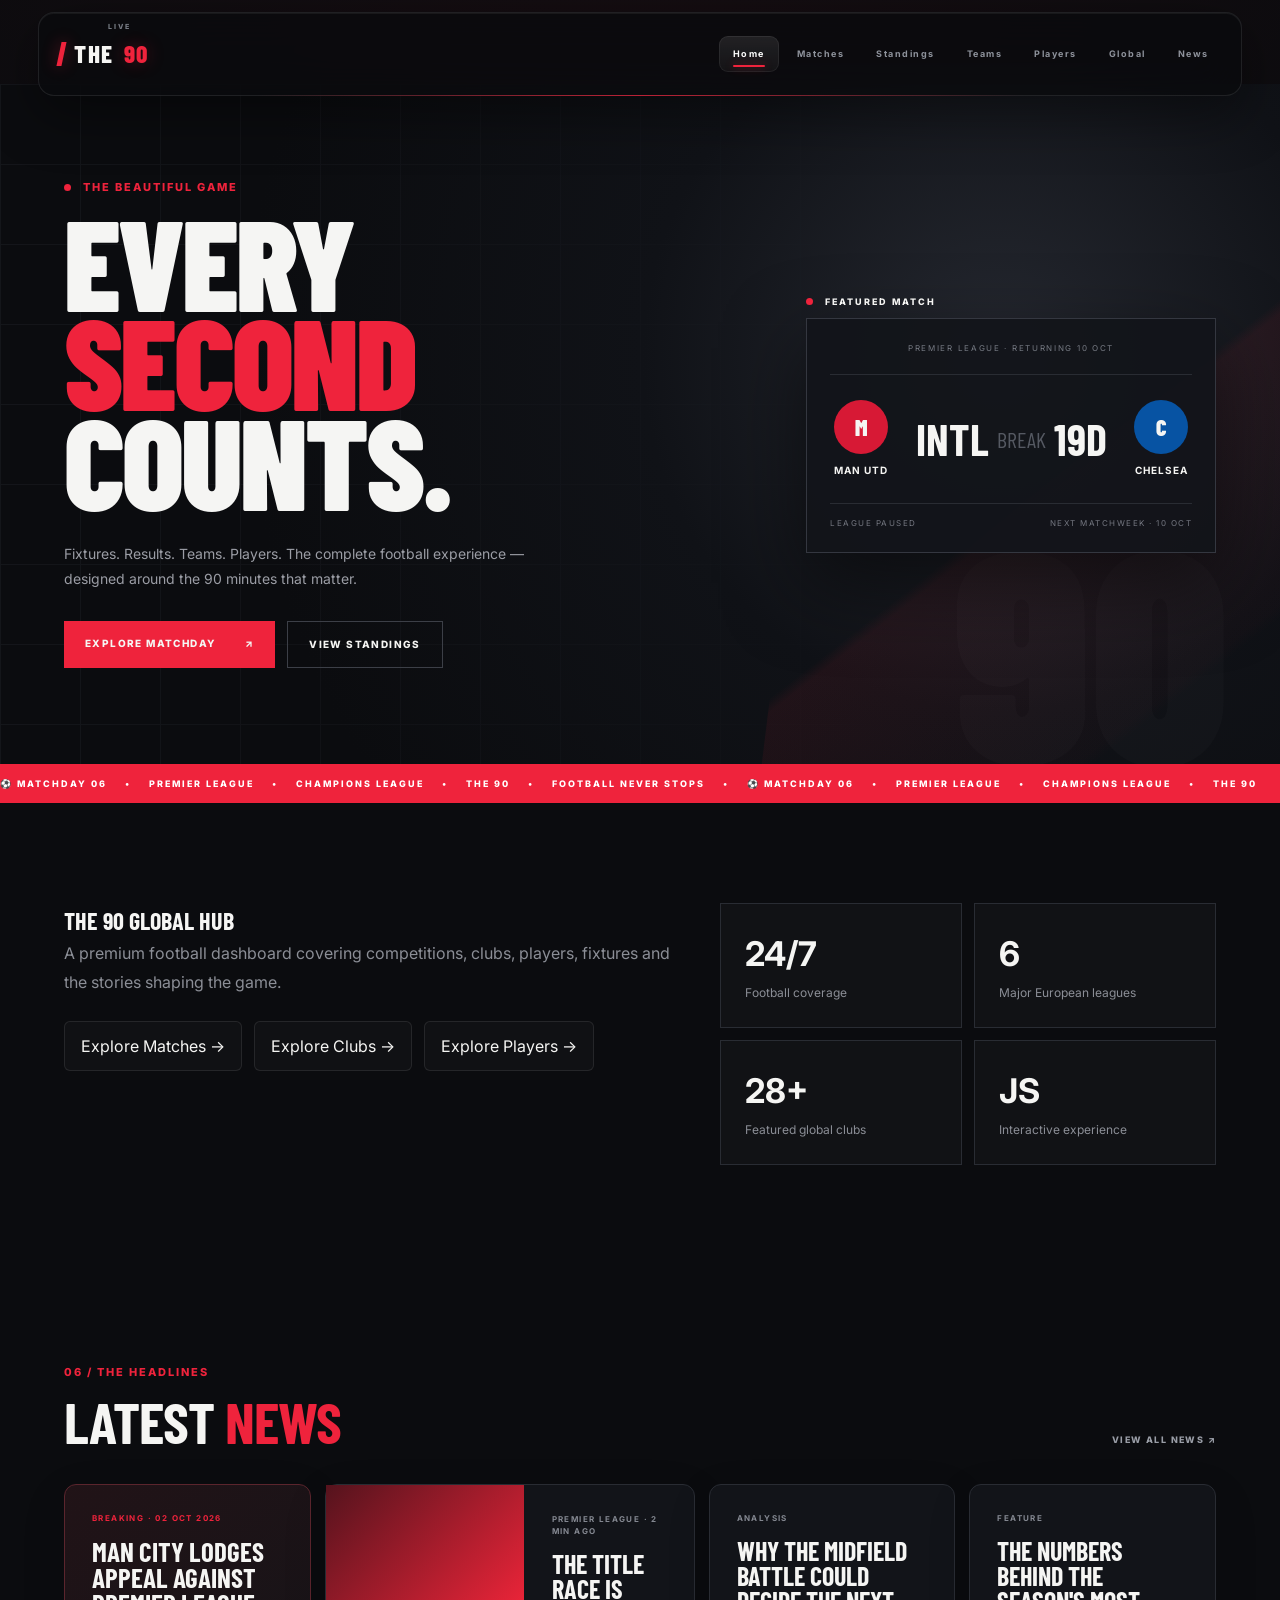
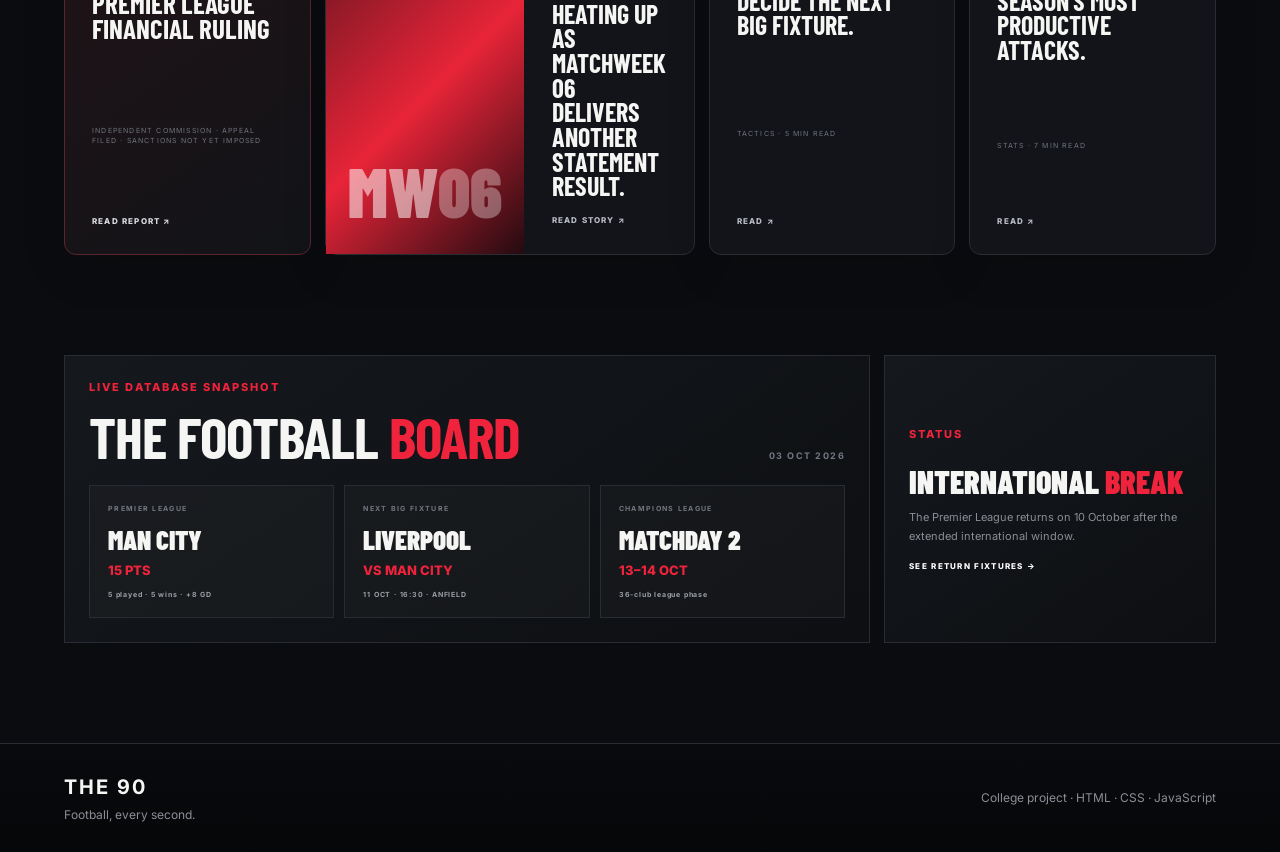
<file: index.html>
<!doctype html><html lang="en"><head><meta charset="utf-8"><meta name="viewport" content="width=device-width,initial-scale=1"><title>Home — THE 90</title><meta name="description" content="THE 90 premium football portal"><link rel="preconnect" href="https://fonts.googleapis.com"><link rel="preconnect" href="https://fonts.gstatic.com" crossorigin><link href="https://fonts.googleapis.com/css2?family=Barlow+Condensed:wght@400;500;600;700;800&family=Inter:wght@400;500;600;700&display=swap" rel="stylesheet"><link rel="stylesheet" href="style.css"></head><body><header class="navbar"><div class="nav-inner"><a class="brand" href="index.html">THE <span>90</span></a><button class="menu-toggle" aria-label="Open menu">☰</button><nav><a href="index.html" class="active">Home</a><a href="matches.html">Matches</a><a href="standings.html">Standings</a><a href="teams.html">Teams</a><a href="players.html">Players</a><a href="global.html">Global</a><a href="news.html">News</a></nav></div></header><main><section class="hero">
<div class="hero-grid"></div>
<div class="hero-content">
<p class="eyebrow"><span></span> THE BEAUTIFUL GAME</p>
<h1>EVERY<br/><em>SECOND</em><br/>COUNTS.</h1>
<p class="hero-copy">Fixtures. Results. Teams. Players. The complete football experience — designed around the 90 minutes that matter.</p>
<div class="hero-actions">
<a class="primary-btn" href="matches.html">EXPLORE MATCHDAY <span>↗</span></a>
<a class="ghost-btn" href="standings.html">VIEW STANDINGS</a>
</div>
</div>
<div class="hero-score">
<div class="live-label"><i></i> FEATURED MATCH</div>
<div class="score-card">
<div class="competition">PREMIER LEAGUE · RETURNING 10 OCT</div>
<div class="teams-score">
<div class="hero-team"><div class="crest red">M</div><b>MAN UTD</b></div>
<div class="score"><strong>INTL</strong><span>BREAK</span><strong>19D</strong></div>
<div class="hero-team"><div class="crest blue">C</div><b>CHELSEA</b></div>
</div>
<div class="score-footer"><span>LEAGUE PAUSED</span><span>NEXT MATCHWEEK · 10 OCT</span></div>
</div>
</div>
<div class="hero-number">90</div>
</section><section class="ticker">
<div class="ticker-track">
<span>⚽ MATCHDAY 06</span><b>•</b><span>PREMIER LEAGUE</span><b>•</b><span>CHAMPIONS LEAGUE</span><b>•</b><span>THE 90</span><b>•</b><span>FOOTBALL NEVER STOPS</span><b>•</b>
<span>⚽ MATCHDAY 06</span><b>•</b><span>PREMIER LEAGUE</span><b>•</b><span>CHAMPIONS LEAGUE</span><b>•</b><span>THE 90</span>
</div>
</section><section class="section home-grid"><div><h2 class="section-title">THE 90 <span>GLOBAL HUB</span></h2><p class="section-copy">A premium football dashboard covering competitions, clubs, players, fixtures and the stories shaping the game.</p><div class="quick-links"><a href="matches.html">Explore Matches →</a><a href="teams.html">Explore Clubs →</a><a href="players.html">Explore Players →</a></div></div><div class="home-stat-grid"><div><b>24/7</b><span>Football coverage</span></div><div><b>6</b><span>Major European leagues</span></div><div><b>28+</b><span>Featured global clubs</span></div><div><b>JS</b><span>Interactive experience</span></div></div></section><section class="section news-section" id="news">
<div class="section-head">
<div><p class="eyebrow">06 / THE HEADLINES</p><h2>LATEST <em>NEWS</em></h2></div>
<a href="news.html">VIEW ALL NEWS ↗</a>
</div>
<div class="news-grid"><article class="news-card real-news">
<div class="news-tag">BREAKING · 02 OCT 2026</div>
<h3>MAN CITY LODGES APPEAL AGAINST PREMIER LEAGUE FINANCIAL RULING</h3>
<p>INDEPENDENT COMMISSION · APPEAL FILED · SANCTIONS NOT YET IMPOSED</p>
<a href="https://www.reuters.com/sports/soccer/man-city-appeal-premier-league-financial-ruling-2026-10-02/" rel="noopener" target="_blank">READ REPORT ↗</a>
</article>
<article class="news-card big">
<div class="news-image red-gradient"><span>MW</span><b>06</b></div>
<div class="news-copy"><span>PREMIER LEAGUE · 2 MIN AGO</span><h3>THE TITLE RACE IS HEATING UP AS MATCHWEEK 06 DELIVERS ANOTHER STATEMENT RESULT.</h3><a href="article.html?story=title-race">READ STORY ↗</a></div>
</article>
<article class="news-card"><div class="news-tag">ANALYSIS</div><h3>WHY THE MIDFIELD BATTLE COULD DECIDE THE NEXT BIG FIXTURE.</h3><p>TACTICS · 5 MIN READ</p><a href="article.html?story=midfield">READ ↗</a></article>
<article class="news-card"><div class="news-tag">FEATURE</div><h3>THE NUMBERS BEHIND THE SEASON'S MOST PRODUCTIVE ATTACKS.</h3><p>STATS · 7 MIN READ</p><a href="article.html?story=attacks">READ ↗</a></article>
</div>
</section><section class="section pro-dashboard"><div class="dashboard-grid"><div class="dashboard-main"><div class="section-head compact"><div><p class="eyebrow">LIVE DATABASE SNAPSHOT</p><h2>THE FOOTBALL <em>BOARD</em></h2></div><span>03 OCT 2026</span></div><div class="board-cards"><a class="board-card" href="standings.html"><span>PREMIER LEAGUE</span><b>MAN CITY</b><strong>15 PTS</strong><small>5 played · 5 wins · +8 GD</small></a><a class="board-card" href="matches.html"><span>NEXT BIG FIXTURE</span><b>LIVERPOOL</b><strong>VS MAN CITY</strong><small>11 OCT · 16:30 · ANFIELD</small></a><a class="board-card" href="global.html"><span>CHAMPIONS LEAGUE</span><b>MATCHDAY 2</b><strong>13–14 OCT</strong><small>36-club league phase</small></a></div></div><aside class="dashboard-side"><p class="eyebrow">STATUS</p><h3>INTERNATIONAL <em>BREAK</em></h3><p>The Premier League returns on 10 October after the extended international window.</p><a class="text-link" href="matches.html">SEE RETURN FIXTURES →</a></aside></div></section>
</main><footer class="site-footer"><div><strong>THE 90</strong><span>Football, every second.</span></div><p>College project · HTML · CSS · JavaScript</p></footer><script src="script.js"></script></body></html>
</file>
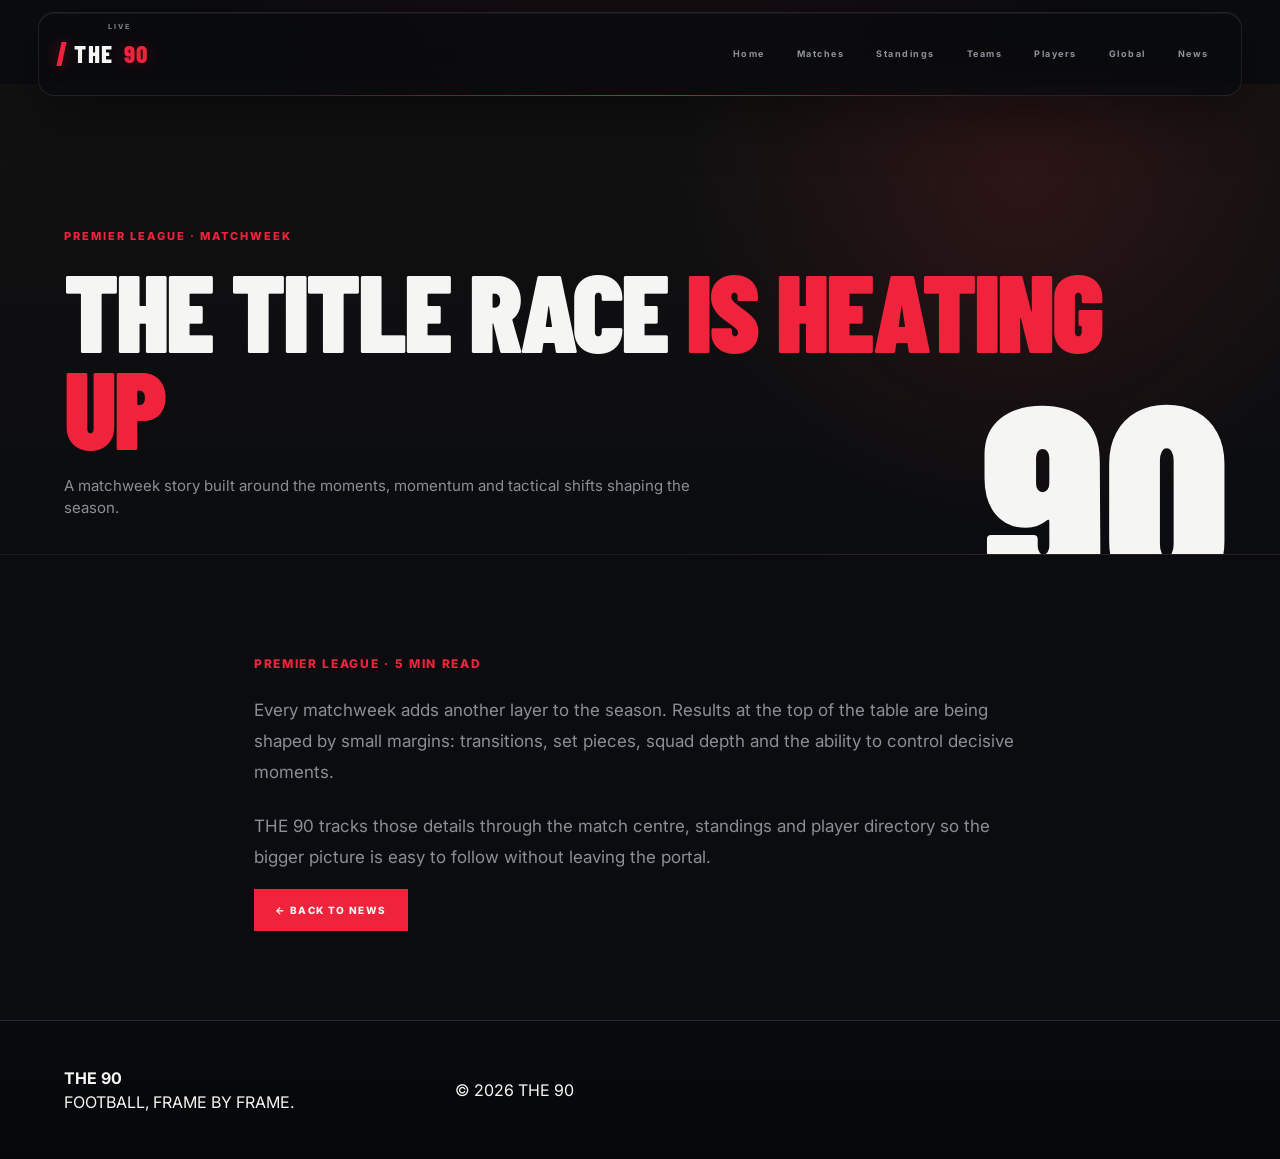
<file: article.html>
<!doctype html><html lang="en"><head><meta charset="utf-8"><meta name="viewport" content="width=device-width,initial-scale=1"><title>Story — THE 90</title><meta name="description" content="THE 90 football story"><link rel="preconnect" href="https://fonts.googleapis.com"><link rel="preconnect" href="https://fonts.gstatic.com" crossorigin><link href="https://fonts.googleapis.com/css2?family=Barlow+Condensed:wght@400;500;600;700;800&family=Inter:wght@400;500;600;700&display=swap" rel="stylesheet"><link rel="stylesheet" href="style.css"></head><body><header class="navbar"><div class="nav-inner"><a class="brand" href="index.html">THE <span>90</span></a><button class="menu-toggle" aria-label="Open menu">☰</button><nav><a href="index.html">Home</a><a href="matches.html">Matches</a><a href="standings.html">Standings</a><a href="teams.html">Teams</a><a href="players.html">Players</a><a href="global.html">Global</a><a href="news.html" class="active">News</a></nav></div></header><main><section class="page-hero"><p class="eyebrow" id="story-tag">THE 90 · STORY</p><h1 id="story-title">THE TITLE RACE <span>IS HEATING UP</span></h1><p id="story-deck">A focused football story from THE 90 newsroom.</p></section><article class="section story-page"><div class="story-meta" id="story-meta">FOOTBALL · 5 MIN READ</div><div class="story-body" id="story-body"></div><a class="primary-btn" href="news.html">← BACK TO NEWS</a></article></main><footer class="footer"><div><strong>THE <span>90</span></strong><p>FOOTBALL, FRAME BY FRAME.</p></div><p>© 2026 THE 90</p></footer><script src="script.js"></script></body></html>
</file>
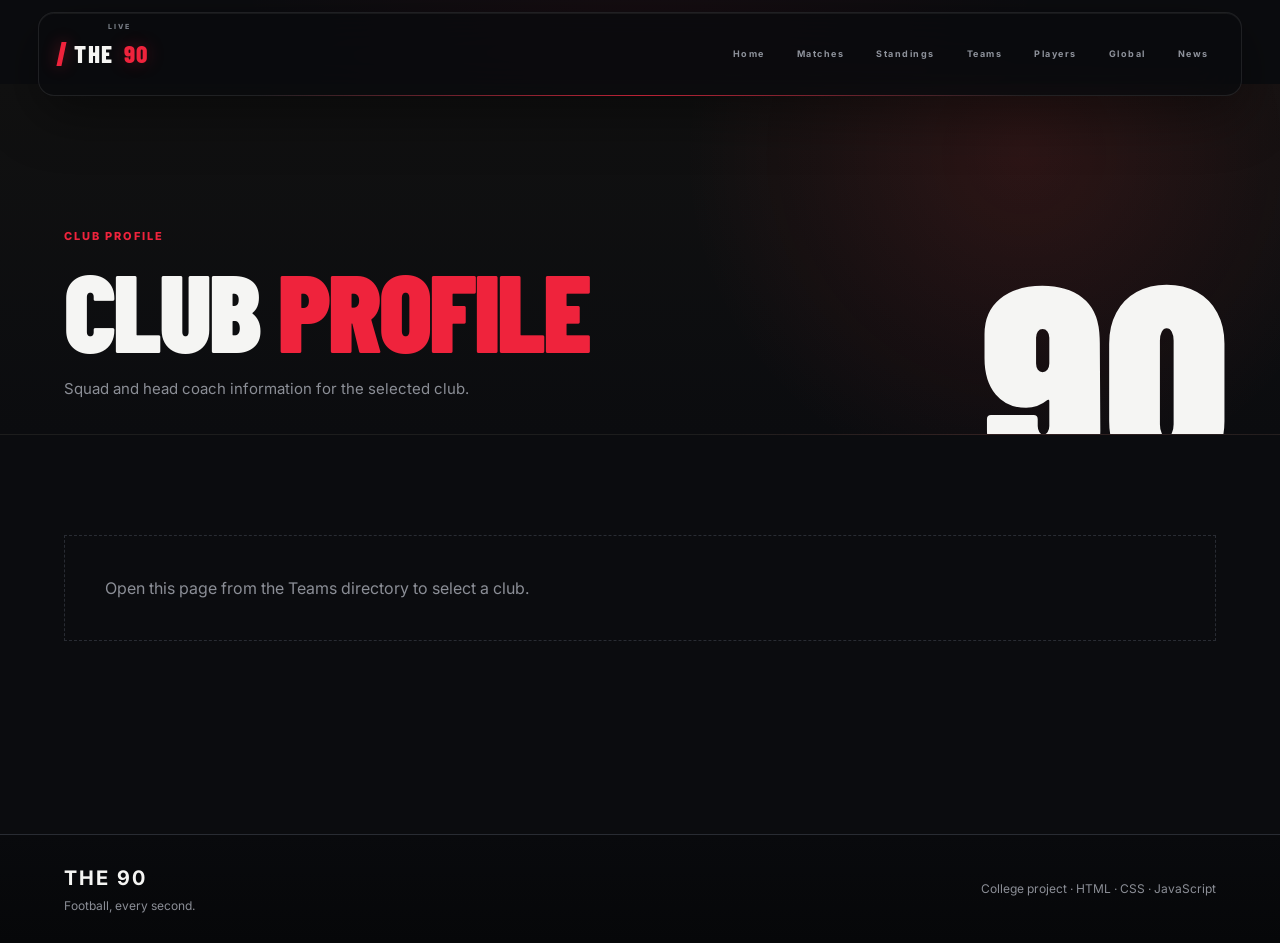
<file: club.html>
<!doctype html><html lang="en"><head><meta charset="utf-8"><meta name="viewport" content="width=device-width,initial-scale=1"><title>Club Profile — THE 90</title><meta name="description" content="THE 90 premium football portal"><link rel="preconnect" href="https://fonts.googleapis.com"><link rel="preconnect" href="https://fonts.gstatic.com" crossorigin><link href="https://fonts.googleapis.com/css2?family=Barlow+Condensed:wght@400;500;600;700;800&family=Inter:wght@400;500;600;700&display=swap" rel="stylesheet"><link rel="stylesheet" href="style.css"></head><body><header class="navbar"><div class="nav-inner"><a class="brand" href="index.html">THE <span>90</span></a><button class="menu-toggle" aria-label="Open menu">☰</button><nav><a href="index.html">Home</a><a href="matches.html">Matches</a><a href="standings.html">Standings</a><a href="teams.html" class="active">Teams</a><a href="players.html">Players</a><a href="global.html">Global</a><a href="news.html">News</a></nav></div></header><main><section class="page-hero"><p class="eyebrow">CLUB PROFILE</p><h1>CLUB <span>PROFILE</span></h1><p>Squad and head coach information for the selected club.</p></section><section class="section"><div id="club-detail"></div><p id="club-fallback" class="empty-state">Open this page from the Teams directory to select a club.</p></section><div class="club-profile" id="club-arsenal">
<div class="club-profile-head"><div><span>CLUB PROFILE · 2026/27</span><h3>ARSENAL</h3></div><a href="teams.html">× CLOSE</a></div>
<div class="coach-box"><div class="coach-avatar">MA</div><div><small>HEAD COACH</small><b>Mikel Arteta</b><span>FIRST TEAM MANAGER</span></div></div>
<div class="squad-box"><div class="mini-head"><span>FIRST TEAM SQUAD</span><small>9 FEATURED PLAYERS</small></div><ul><li><span>01</span>David Raya</li><li><span>02</span>William Saliba</li><li><span>03</span>Gabriel Magalhães</li><li><span>04</span>Ben White</li><li><span>05</span>Declan Rice</li><li><span>06</span>Martin Ødegaard</li><li><span>07</span>Bukayo Saka</li><li><span>08</span>Gabriel Martinelli</li><li><span>09</span>Kai Havertz</li></ul></div>
</div><div class="club-profile" id="club-aston-villa">
<div class="club-profile-head"><div><span>CLUB PROFILE · 2026/27</span><h3>ASTON VILLA</h3></div><a href="teams.html">× CLOSE</a></div>
<div class="coach-box"><div class="coach-avatar">UE</div><div><small>HEAD COACH</small><b>Unai Emery</b><span>FIRST TEAM MANAGER</span></div></div>
<div class="squad-box"><div class="mini-head"><span>FIRST TEAM SQUAD</span><small>9 FEATURED PLAYERS</small></div><ul><li><span>01</span>Emiliano Martínez</li><li><span>02</span>Pau Torres</li><li><span>03</span>Ezri Konsa</li><li><span>04</span>Youri Tielemans</li><li><span>05</span>John McGinn</li><li><span>06</span>Boubacar Kamara</li><li><span>07</span>Morgan Rogers</li><li><span>08</span>Ollie Watkins</li><li><span>09</span>Nicolas Jackson</li></ul></div>
</div><div class="club-profile" id="club-bournemouth">
<div class="club-profile-head"><div><span>CLUB PROFILE · 2026/27</span><h3>BOURNEMOUTH</h3></div><a href="teams.html">× CLOSE</a></div>
<div class="coach-box"><div class="coach-avatar">AI</div><div><small>HEAD COACH</small><b>Andoni Iraola</b><span>FIRST TEAM MANAGER</span></div></div>
<div class="squad-box"><div class="mini-head"><span>FIRST TEAM SQUAD</span><small>8 FEATURED PLAYERS</small></div><ul><li><span>01</span>Djordje Petrovic</li><li><span>02</span>Illia Zabarnyi</li><li><span>03</span>Marcos Senesi</li><li><span>04</span>Lewis Cook</li><li><span>05</span>Tyler Adams</li><li><span>06</span>Justin Kluivert</li><li><span>07</span>Marcus Tavernier</li><li><span>08</span>Evanilson</li></ul></div>
</div><div class="club-profile" id="club-brentford">
<div class="club-profile-head"><div><span>CLUB PROFILE · 2026/27</span><h3>BRENTFORD</h3></div><a href="teams.html">× CLOSE</a></div>
<div class="coach-box"><div class="coach-avatar">KA</div><div><small>HEAD COACH</small><b>Keith Andrews</b><span>FIRST TEAM MANAGER</span></div></div>
<div class="squad-box"><div class="mini-head"><span>FIRST TEAM SQUAD</span><small>8 FEATURED PLAYERS</small></div><ul><li><span>01</span>Mark Flekken</li><li><span>02</span>Nathan Collins</li><li><span>03</span>Ethan Pinnock</li><li><span>04</span>Mikkel Damsgaard</li><li><span>05</span>Christian Nørgaard</li><li><span>06</span>Mathias Jensen</li><li><span>07</span>Yoane Wissa</li><li><span>08</span>Igor Thiago</li></ul></div>
</div><div class="club-profile" id="club-brighton">
<div class="club-profile-head"><div><span>CLUB PROFILE · 2026/27</span><h3>BRIGHTON</h3></div><a href="teams.html">× CLOSE</a></div>
<div class="coach-box"><div class="coach-avatar">FH</div><div><small>HEAD COACH</small><b>Fabian Hürzeler</b><span>FIRST TEAM MANAGER</span></div></div>
<div class="squad-box"><div class="mini-head"><span>FIRST TEAM SQUAD</span><small>8 FEATURED PLAYERS</small></div><ul><li><span>01</span>Bart Verbruggen</li><li><span>02</span>Lewis Dunk</li><li><span>03</span>Jan Paul van Hecke</li><li><span>04</span>Pervis Estupiñán</li><li><span>05</span>Carlos Baleba</li><li><span>06</span>Mats Wieffer</li><li><span>07</span>Kaoru Mitoma</li><li><span>08</span>Georginio Rutter</li></ul></div>
</div><div class="club-profile" id="club-chelsea">
<div class="club-profile-head"><div><span>CLUB PROFILE · 2026/27</span><h3>CHELSEA</h3></div><a href="teams.html">× CLOSE</a></div>
<div class="coach-box"><div class="coach-avatar">EM</div><div><small>HEAD COACH</small><b>Enzo Maresca</b><span>FIRST TEAM MANAGER</span></div></div>
<div class="squad-box"><div class="mini-head"><span>FIRST TEAM SQUAD</span><small>9 FEATURED PLAYERS</small></div><ul><li><span>01</span>Robert Sánchez</li><li><span>02</span>Wesley Fofana</li><li><span>03</span>Levi Colwill</li><li><span>04</span>Reece James</li><li><span>05</span>Moises Caicedo</li><li><span>06</span>Enzo Fernández</li><li><span>07</span>Cole Palmer</li><li><span>08</span>Pedro Neto</li><li><span>09</span>Nicolas Jackson</li></ul></div>
</div><div class="club-profile" id="club-crystal-palace">
<div class="club-profile-head"><div><span>CLUB PROFILE · 2026/27</span><h3>CRYSTAL PALACE</h3></div><a href="teams.html">× CLOSE</a></div>
<div class="coach-box"><div class="coach-avatar">OG</div><div><small>HEAD COACH</small><b>Oliver Glasner</b><span>FIRST TEAM MANAGER</span></div></div>
<div class="squad-box"><div class="mini-head"><span>FIRST TEAM SQUAD</span><small>8 FEATURED PLAYERS</small></div><ul><li><span>01</span>Dean Henderson</li><li><span>02</span>Marc Guéhi</li><li><span>03</span>Maxence Lacroix</li><li><span>04</span>Tyrick Mitchell</li><li><span>05</span>Adam Wharton</li><li><span>06</span>Eberechi Eze</li><li><span>07</span>Ismaïla Sarr</li><li><span>08</span>Jean-Philippe Mateta</li></ul></div>
</div><div class="club-profile" id="club-everton">
<div class="club-profile-head"><div><span>CLUB PROFILE · 2026/27</span><h3>EVERTON</h3></div><a href="teams.html">× CLOSE</a></div>
<div class="coach-box"><div class="coach-avatar">DM</div><div><small>HEAD COACH</small><b>David Moyes</b><span>FIRST TEAM MANAGER</span></div></div>
<div class="squad-box"><div class="mini-head"><span>FIRST TEAM SQUAD</span><small>8 FEATURED PLAYERS</small></div><ul><li><span>01</span>Jordan Pickford</li><li><span>02</span>James Tarkowski</li><li><span>03</span>Jarrad Branthwaite</li><li><span>04</span>Vitalii Mykolenko</li><li><span>05</span>James Garner</li><li><span>06</span>Idrissa Gueye</li><li><span>07</span>Jack Grealish</li><li><span>08</span>Beto</li></ul></div>
</div><div class="club-profile" id="club-fulham">
<div class="club-profile-head"><div><span>CLUB PROFILE · 2026/27</span><h3>FULHAM</h3></div><a href="teams.html">× CLOSE</a></div>
<div class="coach-box"><div class="coach-avatar">MS</div><div><small>HEAD COACH</small><b>Marco Silva</b><span>FIRST TEAM MANAGER</span></div></div>
<div class="squad-box"><div class="mini-head"><span>FIRST TEAM SQUAD</span><small>8 FEATURED PLAYERS</small></div><ul><li><span>01</span>Bernd Leno</li><li><span>02</span>Joachim Andersen</li><li><span>03</span>Calvin Bassey</li><li><span>04</span>Antonee Robinson</li><li><span>05</span>Andreas Pereira</li><li><span>06</span>Sasa Lukic</li><li><span>07</span>Alex Iwobi</li><li><span>08</span>Raúl Jiménez</li></ul></div>
</div><div class="club-profile" id="club-liverpool">
<div class="club-profile-head"><div><span>CLUB PROFILE · 2026/27</span><h3>LIVERPOOL</h3></div><a href="teams.html">× CLOSE</a></div>
<div class="coach-box"><div class="coach-avatar">AS</div><div><small>HEAD COACH</small><b>Arne Slot</b><span>FIRST TEAM MANAGER</span></div></div>
<div class="squad-box"><div class="mini-head"><span>FIRST TEAM SQUAD</span><small>9 FEATURED PLAYERS</small></div><ul><li><span>01</span>Alisson Becker</li><li><span>02</span>Virgil van Dijk</li><li><span>03</span>Ibrahima Konaté</li><li><span>04</span>Andy Robertson</li><li><span>05</span>Alexis Mac Allister</li><li><span>06</span>Dominik Szoboszlai</li><li><span>07</span>Mohamed Salah</li><li><span>08</span>Florian Wirtz</li><li><span>09</span>Alexander Isak</li></ul></div>
</div><div class="club-profile" id="club-manchester-city">
<div class="club-profile-head"><div><span>CLUB PROFILE · 2026/27</span><h3>MANCHESTER CITY</h3></div><a href="teams.html">× CLOSE</a></div>
<div class="coach-box"><div class="coach-avatar">PG</div><div><small>HEAD COACH</small><b>Pep Guardiola</b><span>FIRST TEAM MANAGER</span></div></div>
<div class="squad-box"><div class="mini-head"><span>FIRST TEAM SQUAD</span><small>9 FEATURED PLAYERS</small></div><ul><li><span>01</span>Gianluigi Donnarumma</li><li><span>02</span>Rúben Dias</li><li><span>03</span>Josko Gvardiol</li><li><span>04</span>Rodri</li><li><span>05</span>Bernardo Silva</li><li><span>06</span>Phil Foden</li><li><span>07</span>Jérémy Doku</li><li><span>08</span>Erling Haaland</li><li><span>09</span>Omar Marmoush</li></ul></div>
</div><div class="club-profile" id="club-manchester-united">
<div class="club-profile-head"><div><span>CLUB PROFILE · 2026/27</span><h3>MANCHESTER UNITED</h3></div><a href="teams.html">× CLOSE</a></div>
<div class="coach-box"><div class="coach-avatar">RA</div><div><small>HEAD COACH</small><b>Ruben Amorim</b><span>FIRST TEAM MANAGER</span></div></div>
<div class="squad-box"><div class="mini-head"><span>FIRST TEAM SQUAD</span><small>9 FEATURED PLAYERS</small></div><ul><li><span>01</span>André Onana</li><li><span>02</span>Matthijs de Ligt</li><li><span>03</span>Lisandro Martínez</li><li><span>04</span>Luke Shaw</li><li><span>05</span>Bruno Fernandes</li><li><span>06</span>Casemiro</li><li><span>07</span>Mason Mount</li><li><span>08</span>Bryan Mbeumo</li><li><span>09</span>Benjamin Šeško</li></ul></div>
</div><div class="club-profile" id="club-newcastle-united">
<div class="club-profile-head"><div><span>CLUB PROFILE · 2026/27</span><h3>NEWCASTLE UNITED</h3></div><a href="teams.html">× CLOSE</a></div>
<div class="coach-box"><div class="coach-avatar">EH</div><div><small>HEAD COACH</small><b>Eddie Howe</b><span>FIRST TEAM MANAGER</span></div></div>
<div class="squad-box"><div class="mini-head"><span>FIRST TEAM SQUAD</span><small>9 FEATURED PLAYERS</small></div><ul><li><span>01</span>Nick Pope</li><li><span>02</span>Sven Botman</li><li><span>03</span>Fabian Schär</li><li><span>04</span>Kieran Trippier</li><li><span>05</span>Bruno Guimarães</li><li><span>06</span>Sandro Tonali</li><li><span>07</span>Anthony Gordon</li><li><span>08</span>Harvey Barnes</li><li><span>09</span>Alexander Isak</li></ul></div>
</div><div class="club-profile" id="club-nottingham-forest">
<div class="club-profile-head"><div><span>CLUB PROFILE · 2026/27</span><h3>NOTTINGHAM FOREST</h3></div><a href="teams.html">× CLOSE</a></div>
<div class="coach-box"><div class="coach-avatar">SD</div><div><small>HEAD COACH</small><b>Sean Dyche</b><span>FIRST TEAM MANAGER</span></div></div>
<div class="squad-box"><div class="mini-head"><span>FIRST TEAM SQUAD</span><small>8 FEATURED PLAYERS</small></div><ul><li><span>01</span>Matz Sels</li><li><span>02</span>Murillo</li><li><span>03</span>Nikola Milenković</li><li><span>04</span>Ola Aina</li><li><span>05</span>Morgan Gibbs-White</li><li><span>06</span>Elliot Anderson</li><li><span>07</span>Anthony Elanga</li><li><span>08</span>Chris Wood</li></ul></div>
</div><div class="club-profile" id="club-tottenham">
<div class="club-profile-head"><div><span>CLUB PROFILE · 2026/27</span><h3>TOTTENHAM</h3></div><a href="teams.html">× CLOSE</a></div>
<div class="coach-box"><div class="coach-avatar">TF</div><div><small>HEAD COACH</small><b>Thomas Frank</b><span>FIRST TEAM MANAGER</span></div></div>
<div class="squad-box"><div class="mini-head"><span>FIRST TEAM SQUAD</span><small>9 FEATURED PLAYERS</small></div><ul><li><span>01</span>Guglielmo Vicario</li><li><span>02</span>Cristian Romero</li><li><span>03</span>Micky van de Ven</li><li><span>04</span>Pedro Porro</li><li><span>05</span>James Maddison</li><li><span>06</span>Rodrigo Bentancur</li><li><span>07</span>Dejan Kulusevski</li><li><span>08</span>Dominic Solanke</li><li><span>09</span>Richarlison</li></ul></div>
</div><div class="club-profile" id="club-west-ham">
<div class="club-profile-head"><div><span>CLUB PROFILE · 2026/27</span><h3>WEST HAM</h3></div><a href="teams.html">× CLOSE</a></div>
<div class="coach-box"><div class="coach-avatar">NE</div><div><small>HEAD COACH</small><b>Nuno Espírito Santo</b><span>FIRST TEAM MANAGER</span></div></div>
<div class="squad-box"><div class="mini-head"><span>FIRST TEAM SQUAD</span><small>9 FEATURED PLAYERS</small></div><ul><li><span>01</span>Alphonse Areola</li><li><span>02</span>Jean-Clair Todibo</li><li><span>03</span>Max Kilman</li><li><span>04</span>Aaron Wan-Bissaka</li><li><span>05</span>Lucas Paquetá</li><li><span>06</span>Tomáš Souček</li><li><span>07</span>Jarrod Bowen</li><li><span>08</span>Crysencio Summerville</li><li><span>09</span>Niclas Füllkrug</li></ul></div>
</div><div class="club-profile" id="club-leeds-united">
<div class="club-profile-head"><div><span>CLUB PROFILE · 2026/27</span><h3>LEEDS UNITED</h3></div><a href="teams.html">× CLOSE</a></div>
<div class="coach-box"><div class="coach-avatar">DF</div><div><small>HEAD COACH</small><b>Daniel Farke</b><span>FIRST TEAM MANAGER</span></div></div>
<div class="squad-box"><div class="mini-head"><span>FIRST TEAM SQUAD</span><small>8 FEATURED PLAYERS</small></div><ul><li><span>01</span>Lucas Perri</li><li><span>02</span>Joe Rodon</li><li><span>03</span>Ethan Ampadu</li><li><span>04</span>Junior Firpo</li><li><span>05</span>Ao Tanaka</li><li><span>06</span>Brenden Aaronson</li><li><span>07</span>Daniel James</li><li><span>08</span>Dominic Calvert-Lewin</li></ul></div>
</div><div class="club-profile" id="club-sunderland">
<div class="club-profile-head"><div><span>CLUB PROFILE · 2026/27</span><h3>SUNDERLAND</h3></div><a href="teams.html">× CLOSE</a></div>
<div class="coach-box"><div class="coach-avatar">RL</div><div><small>HEAD COACH</small><b>Regis Le Bris</b><span>FIRST TEAM MANAGER</span></div></div>
<div class="squad-box"><div class="mini-head"><span>FIRST TEAM SQUAD</span><small>8 FEATURED PLAYERS</small></div><ul><li><span>01</span>Robin Roefs</li><li><span>02</span>Dan Ballard</li><li><span>03</span>Luke O'Nien</li><li><span>04</span>Dennis Cirkin</li><li><span>05</span>Dan Neil</li><li><span>06</span>Jobe Bellingham</li><li><span>07</span>Enzo Le Fée</li><li><span>08</span>Wilson Isidor</li></ul></div>
</div><div class="club-profile" id="club-hull-city">
<div class="club-profile-head"><div><span>CLUB PROFILE · 2026/27</span><h3>HULL CITY</h3></div><a href="teams.html">× CLOSE</a></div>
<div class="coach-box"><div class="coach-avatar">SJ</div><div><small>HEAD COACH</small><b>Sergej Jakirović</b><span>FIRST TEAM MANAGER</span></div></div>
<div class="squad-box"><div class="mini-head"><span>FIRST TEAM SQUAD</span><small>8 FEATURED PLAYERS</small></div><ul><li><span>01</span>Ryan Allsop</li><li><span>02</span>Charlie Hughes</li><li><span>03</span>Sean McLoughlin</li><li><span>04</span>Lewie Coyle</li><li><span>05</span>Regan Slater</li><li><span>06</span>Jean Michaël Seri</li><li><span>07</span>Liam Millar</li><li><span>08</span>João Pedro</li></ul></div>
</div></main><footer class="site-footer"><div><strong>THE 90</strong><span>Football, every second.</span></div><p>College project · HTML · CSS · JavaScript</p></footer><script src="script.js"></script></body></html>
</file>
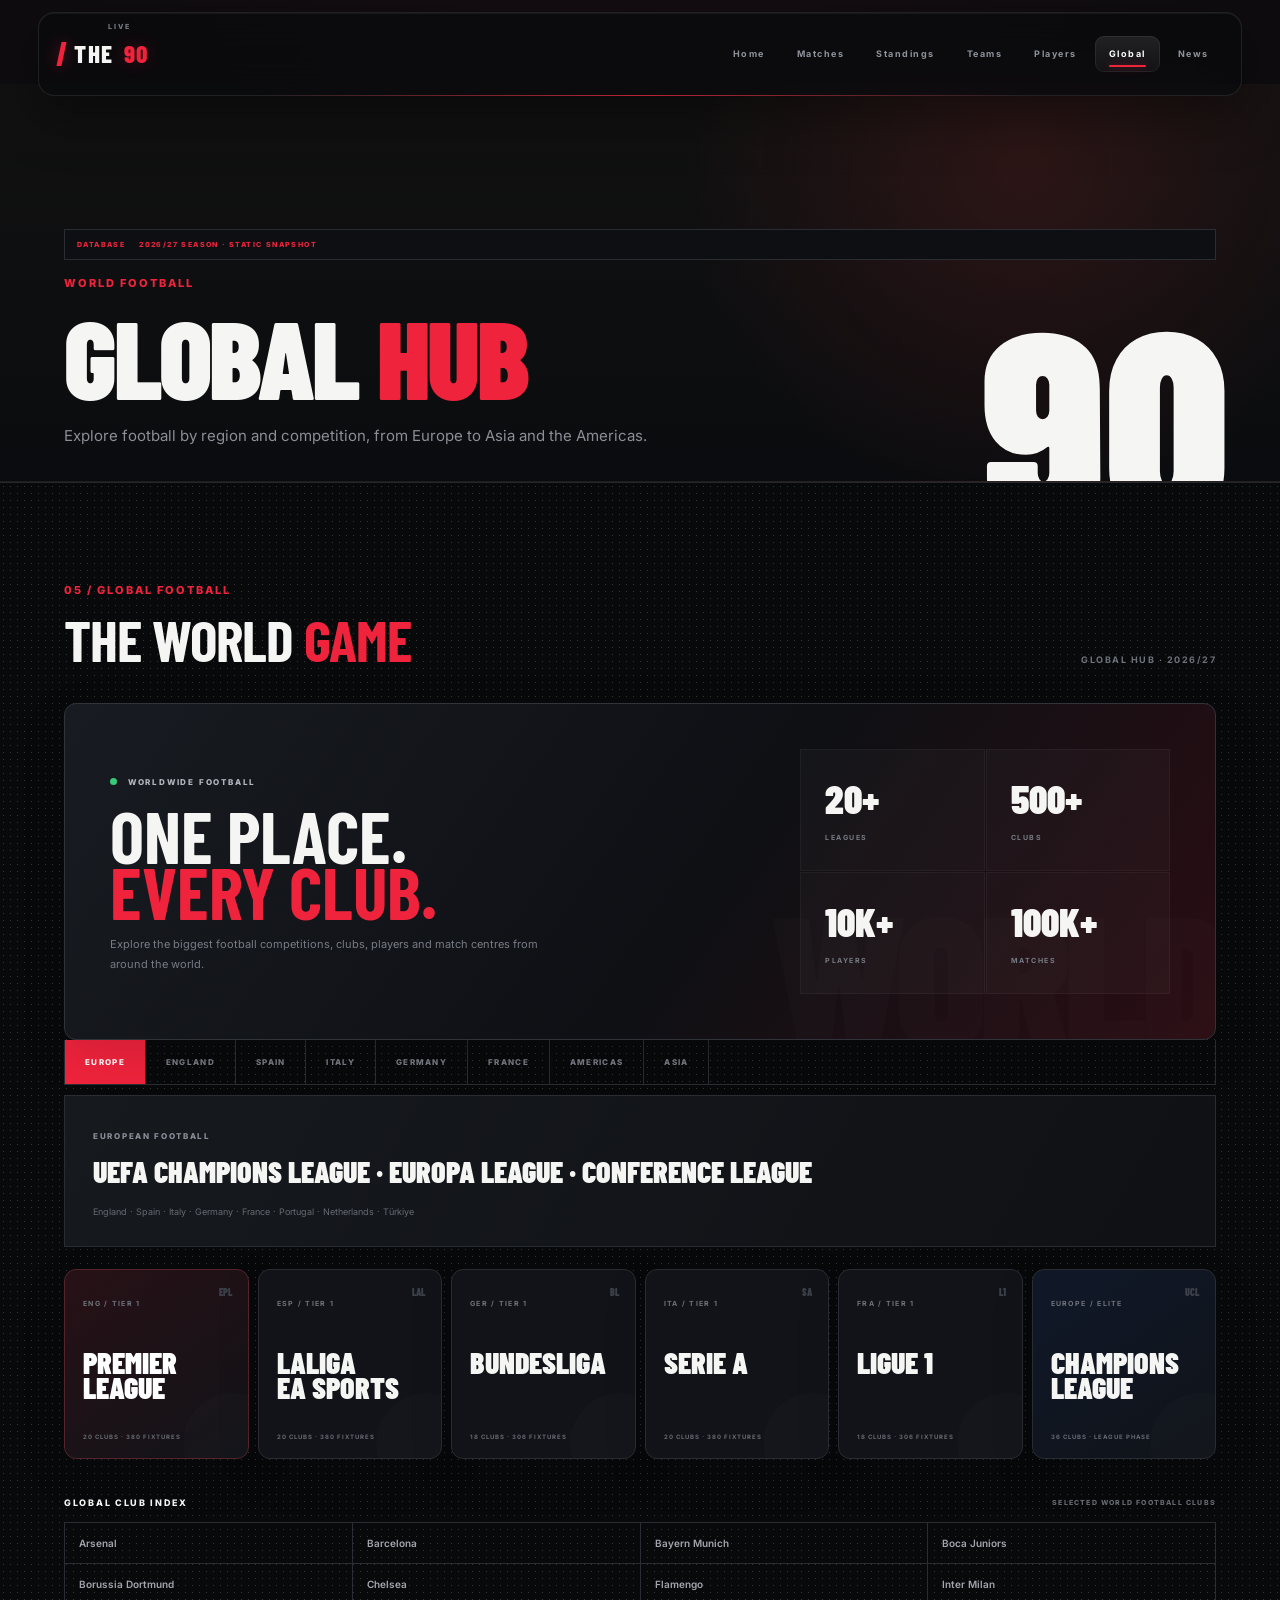
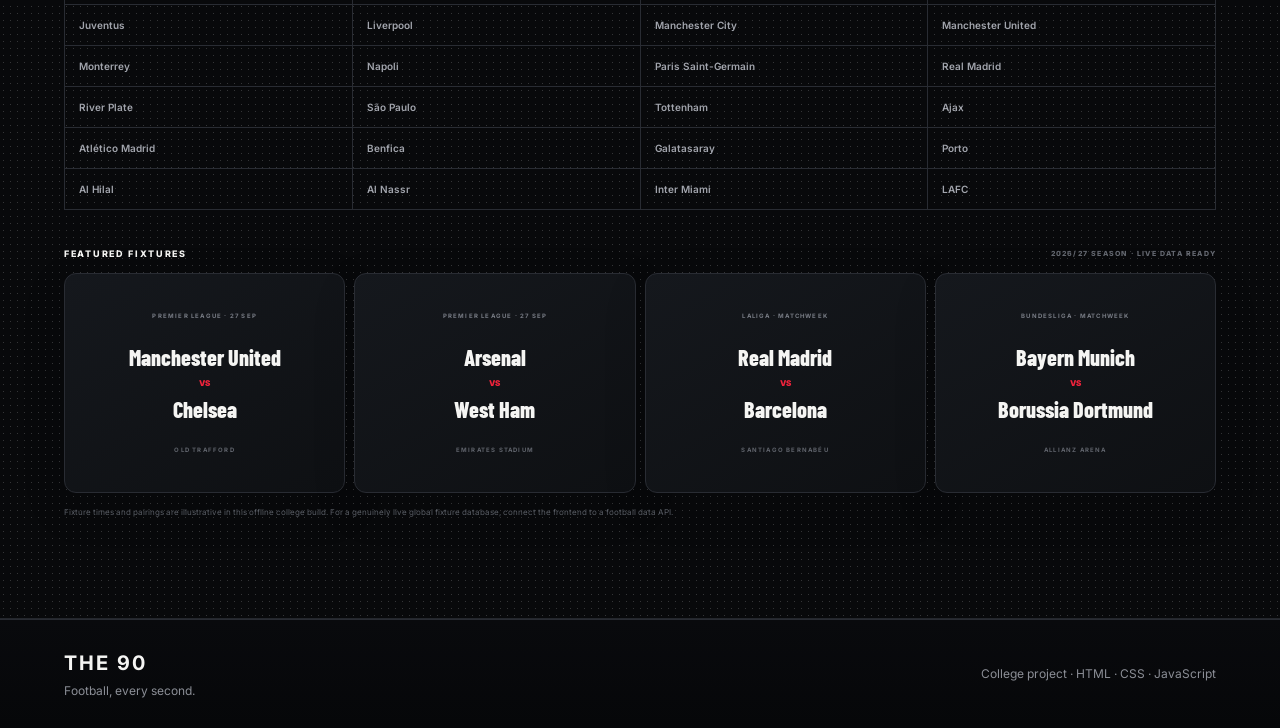
<file: global.html>
<!doctype html><html lang="en"><head><meta charset="utf-8"><meta name="viewport" content="width=device-width,initial-scale=1"><title>Global — THE 90</title><link rel="preconnect" href="https://fonts.googleapis.com"><link rel="preconnect" href="https://fonts.gstatic.com" crossorigin><link href="https://fonts.googleapis.com/css2?family=Barlow+Condensed:wght@400;500;600;700;800&family=Inter:wght@400;500;600;700&display=swap" rel="stylesheet"><link rel="stylesheet" href="style.css"></head><body><header class="navbar"><div class="nav-inner"><a class="brand" href="index.html">THE <span>90</span></a><button class="menu-toggle" aria-label="Open menu">☰</button><nav><a href="index.html">Home</a><a href="matches.html">Matches</a><a href="standings.html">Standings</a><a href="teams.html">Teams</a><a href="players.html">Players</a><a href="global.html" class="active">Global</a><a href="news.html">News</a></nav></div></header><main><section class="page-hero"><div class="data-source"><span>DATABASE</span><span>2026/27 SEASON · STATIC SNAPSHOT</span></div><p class="eyebrow">WORLD FOOTBALL</p><h1>GLOBAL <span>HUB</span></h1><p>Explore football by region and competition, from Europe to Asia and the Americas.</p></section><section class="global-hub" id="global">
<div class="global-noise"></div>
<div class="section global-inner">
<div class="section-head">
<div><p class="eyebrow">05 / GLOBAL FOOTBALL</p><h2>THE WORLD <em>GAME</em></h2></div>
<span class="database-note">GLOBAL HUB · 2026/27</span>
</div>
<div class="global-hero">
<div>
<span class="live-pill"><i></i> WORLDWIDE FOOTBALL</span>
<h3>ONE PLACE.<br/><em>EVERY CLUB.</em></h3>
<p>Explore the biggest football competitions, clubs, players and match centres from around the world.</p>
</div>
<div class="global-stats">
<div><b>20+</b><span>LEAGUES</span></div>
<div><b>500+</b><span>CLUBS</span></div>
<div><b>10K+</b><span>PLAYERS</span></div>
<div><b>100K+</b><span>MATCHES</span></div>
</div>
</div>
<div class="league-tabs">
<a class="active" href="#europe">EUROPE</a><a href="#england">ENGLAND</a><a href="#spain">SPAIN</a><a href="#italy">ITALY</a><a href="#germany">GERMANY</a><a href="#france">FRANCE</a><a href="#americas">AMERICAS</a><a href="#asia">ASIA</a>
</div>
<div class="region-panels">
<div class="region-panel" id="europe">
<span>EUROPEAN FOOTBALL</span><b>UEFA CHAMPIONS LEAGUE · EUROPA LEAGUE · CONFERENCE LEAGUE</b><small>England · Spain · Italy · Germany · France · Portugal · Netherlands · Türkiye</small>
</div>
<div class="region-panel" id="england">
<span>ENGLAND</span><b>PREMIER LEAGUE · CHAMPIONSHIP · FA CUP</b><small>20 Premier League clubs · 380 league fixtures</small>
</div>
<div class="region-panel" id="spain">
<span>SPAIN</span><b>LALIGA EA SPORTS · COPA DEL REY</b><small>Real Madrid · Barcelona · Atlético Madrid · Athletic Club and more</small>
</div>
<div class="region-panel" id="italy">
<span>ITALY</span><b>SERIE A · COPPA ITALIA</b><small>Inter · Juventus · Milan · Napoli · Roma and more</small>
</div>
<div class="region-panel" id="germany">
<span>GERMANY</span><b>BUNDESLIGA · DFB-POKAL</b><small>Bayern · Dortmund · Leverkusen · Leipzig and more</small>
</div>
<div class="region-panel" id="france">
<span>FRANCE</span><b>LIGUE 1 · COUPE DE FRANCE</b><small>PSG · Marseille · Monaco · Lyon and more</small>
</div>
<div class="region-panel" id="americas">
<span>AMERICAS</span><b>MLS · LIBERTADORES · LIGA MX</b><small>Inter Miami · LAFC · Flamengo · River Plate · Boca Juniors and more</small>
</div>
<div class="region-panel" id="asia">
<span>ASIA &amp; MIDDLE EAST</span><b>SAUDI PRO LEAGUE · J1 LEAGUE · AFC CHAMPIONS LEAGUE</b><small>Al Hilal · Al Nassr · Urawa Reds · Al Ain and more</small>
</div>
</div>
<div class="competition-grid">
<article class="competition-card featured-comp">
<span>ENG / TIER 1</span><strong>PREMIER<br/>LEAGUE</strong><small>20 CLUBS · 380 FIXTURES</small><b class="comp-code">EPL</b>
</article>
<article class="competition-card">
<span>ESP / TIER 1</span><strong>LALIGA<br/>EA SPORTS</strong><small>20 CLUBS · 380 FIXTURES</small><b class="comp-code">LAL</b>
</article>
<article class="competition-card">
<span>GER / TIER 1</span><strong>BUNDESLIGA</strong><small>18 CLUBS · 306 FIXTURES</small><b class="comp-code">BL</b>
</article>
<article class="competition-card">
<span>ITA / TIER 1</span><strong>SERIE A</strong><small>20 CLUBS · 380 FIXTURES</small><b class="comp-code">SA</b>
</article>
<article class="competition-card">
<span>FRA / TIER 1</span><strong>LIGUE 1</strong><small>18 CLUBS · 306 FIXTURES</small><b class="comp-code">L1</b>
</article>
<article class="competition-card ucl">
<span>EUROPE / ELITE</span><strong>CHAMPIONS<br/>LEAGUE</strong><small>36 CLUBS · LEAGUE PHASE</small><b class="comp-code">UCL</b>
</article>
</div>
<div class="world-clubs">
<div class="mini-head"><span>GLOBAL CLUB INDEX</span><small>SELECTED WORLD FOOTBALL CLUBS</small></div>
<div class="club-index">
<span>Arsenal</span><span>Barcelona</span><span>Bayern Munich</span><span>Boca Juniors</span>
<span>Borussia Dortmund</span><span>Chelsea</span><span>Flamengo</span><span>Inter Milan</span>
<span>Juventus</span><span>Liverpool</span><span>Manchester City</span><span>Manchester United</span>
<span>Monterrey</span><span>Napoli</span><span>Paris Saint-Germain</span><span>Real Madrid</span>
<span>River Plate</span><span>São Paulo</span><span>Tottenham</span><span>Ajax</span>
<span>Atlético Madrid</span><span>Benfica</span><span>Galatasaray</span><span>Porto</span>
<span>Al Hilal</span><span>Al Nassr</span><span>Inter Miami</span><span>LAFC</span>
</div>
</div>
<div class="global-fixtures">
<div class="mini-head"><span>FEATURED FIXTURES</span><small>2026/27 SEASON · LIVE DATA READY</small></div>
<div class="global-fixture-grid">
<div class="gf">
<small>PREMIER LEAGUE · 27 SEP</small><b>Manchester United</b><span>VS</span><b>Chelsea</b><em>OLD TRAFFORD</em>
</div>
<div class="gf">
<small>PREMIER LEAGUE · 27 SEP</small><b>Arsenal</b><span>VS</span><b>West Ham</b><em>EMIRATES STADIUM</em>
</div>
<div class="gf">
<small>LALIGA · MATCHWEEK</small><b>Real Madrid</b><span>VS</span><b>Barcelona</b><em>SANTIAGO BERNABÉU</em>
</div>
<div class="gf">
<small>BUNDESLIGA · MATCHWEEK</small><b>Bayern Munich</b><span>VS</span><b>Borussia Dortmund</b><em>ALLIANZ ARENA</em>
</div>
</div>
<p class="data-note">Fixture times and pairings are illustrative in this offline college build. For a genuinely live global fixture database, connect the frontend to a football data API.</p>
</div>
</div>
</section><div class="region-panel" id="europe">
<span>EUROPEAN FOOTBALL</span><b>UEFA CHAMPIONS LEAGUE · EUROPA LEAGUE · CONFERENCE LEAGUE</b><small>England · Spain · Italy · Germany · France · Portugal · Netherlands · Türkiye</small>
</div><div class="region-panel" id="england">
<span>ENGLAND</span><b>PREMIER LEAGUE · CHAMPIONSHIP · FA CUP</b><small>20 Premier League clubs · 380 league fixtures</small>
</div><div class="region-panel" id="spain">
<span>SPAIN</span><b>LALIGA EA SPORTS · COPA DEL REY</b><small>Real Madrid · Barcelona · Atlético Madrid · Athletic Club and more</small>
</div><div class="region-panel" id="italy">
<span>ITALY</span><b>SERIE A · COPPA ITALIA</b><small>Inter · Juventus · Milan · Napoli · Roma and more</small>
</div><div class="region-panel" id="germany">
<span>GERMANY</span><b>BUNDESLIGA · DFB-POKAL</b><small>Bayern · Dortmund · Leverkusen · Leipzig and more</small>
</div><div class="region-panel" id="france">
<span>FRANCE</span><b>LIGUE 1 · COUPE DE FRANCE</b><small>PSG · Marseille · Monaco · Lyon and more</small>
</div><div class="region-panel" id="americas">
<span>AMERICAS</span><b>MLS · LIBERTADORES · LIGA MX</b><small>Inter Miami · LAFC · Flamengo · River Plate · Boca Juniors and more</small>
</div><div class="region-panel" id="asia">
<span>ASIA &amp; MIDDLE EAST</span><b>SAUDI PRO LEAGUE · J1 LEAGUE · AFC CHAMPIONS LEAGUE</b><small>Al Hilal · Al Nassr · Urawa Reds · Al Ain and more</small>
</div></main><footer class="site-footer"><div><strong>THE 90</strong><span>Football, every second.</span></div><p>College project · HTML · CSS · JavaScript</p></footer><script src="script.js"></script></body></html>
</file>
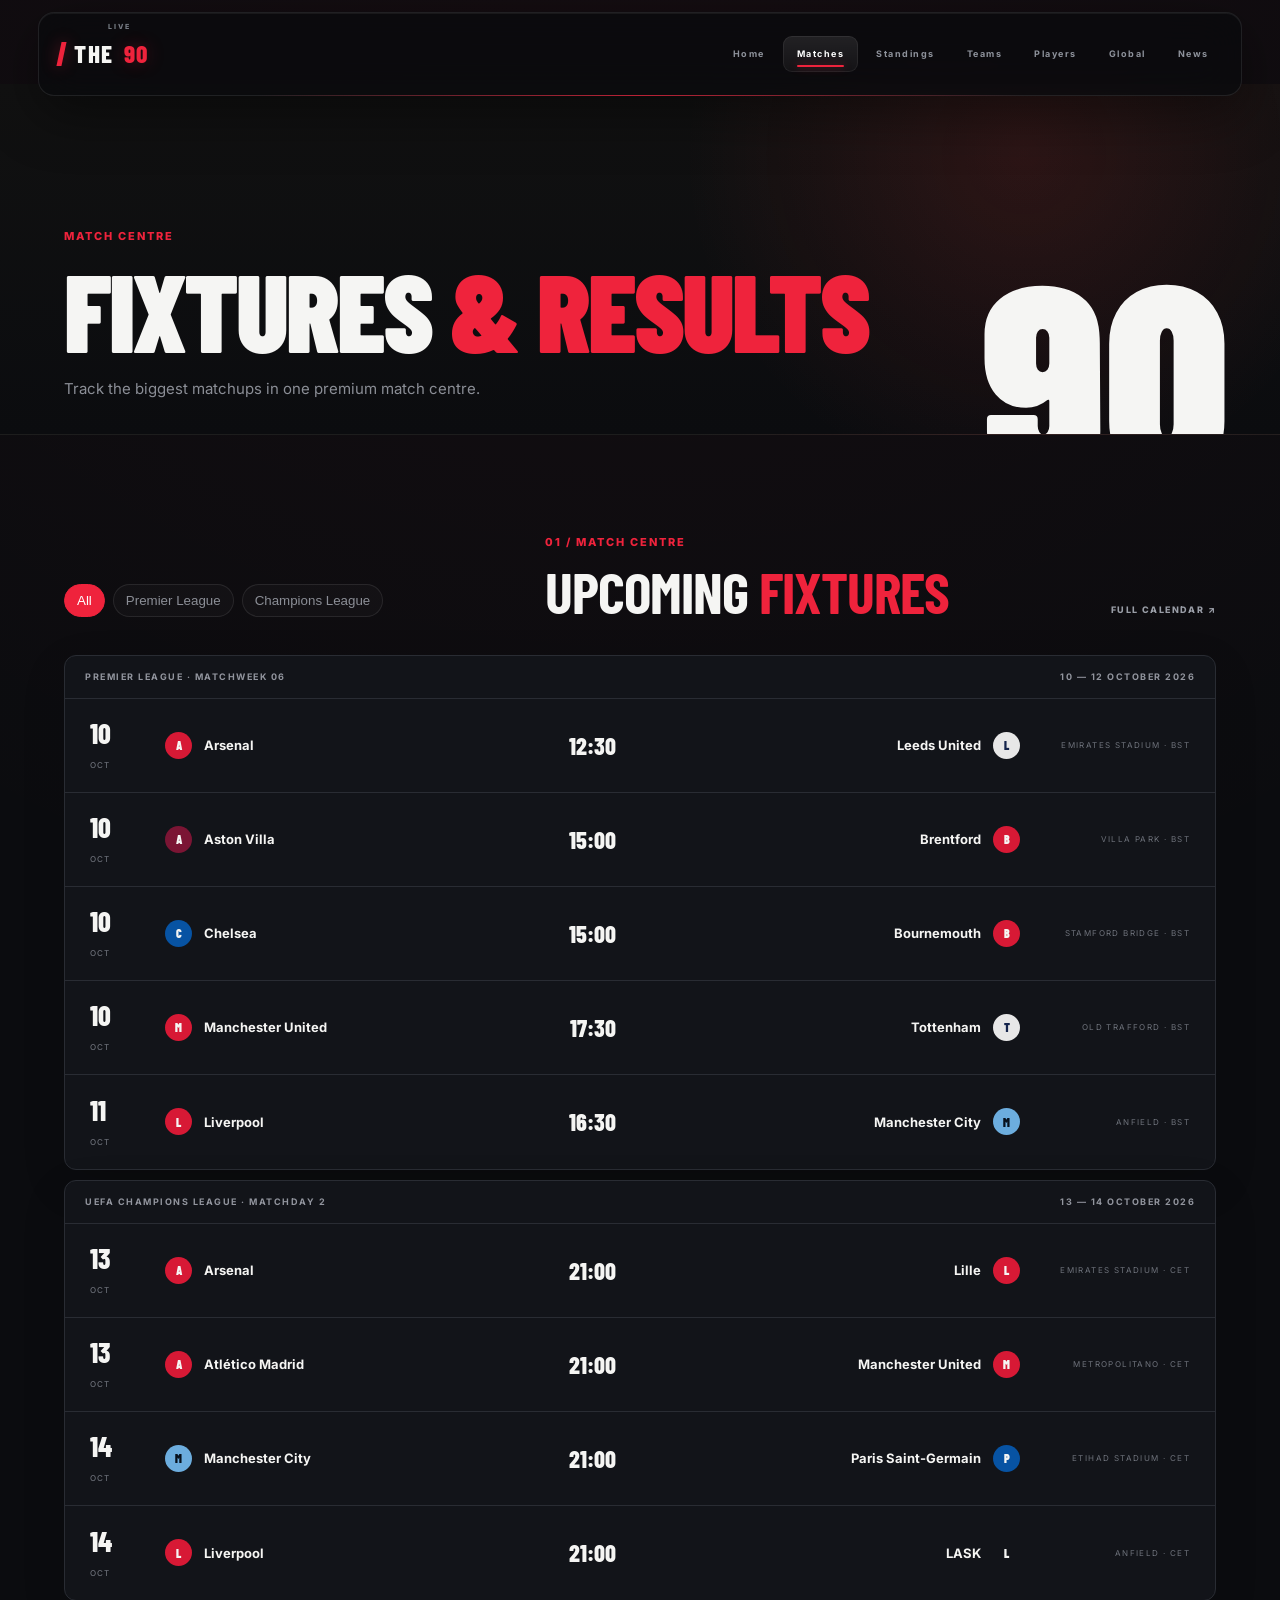
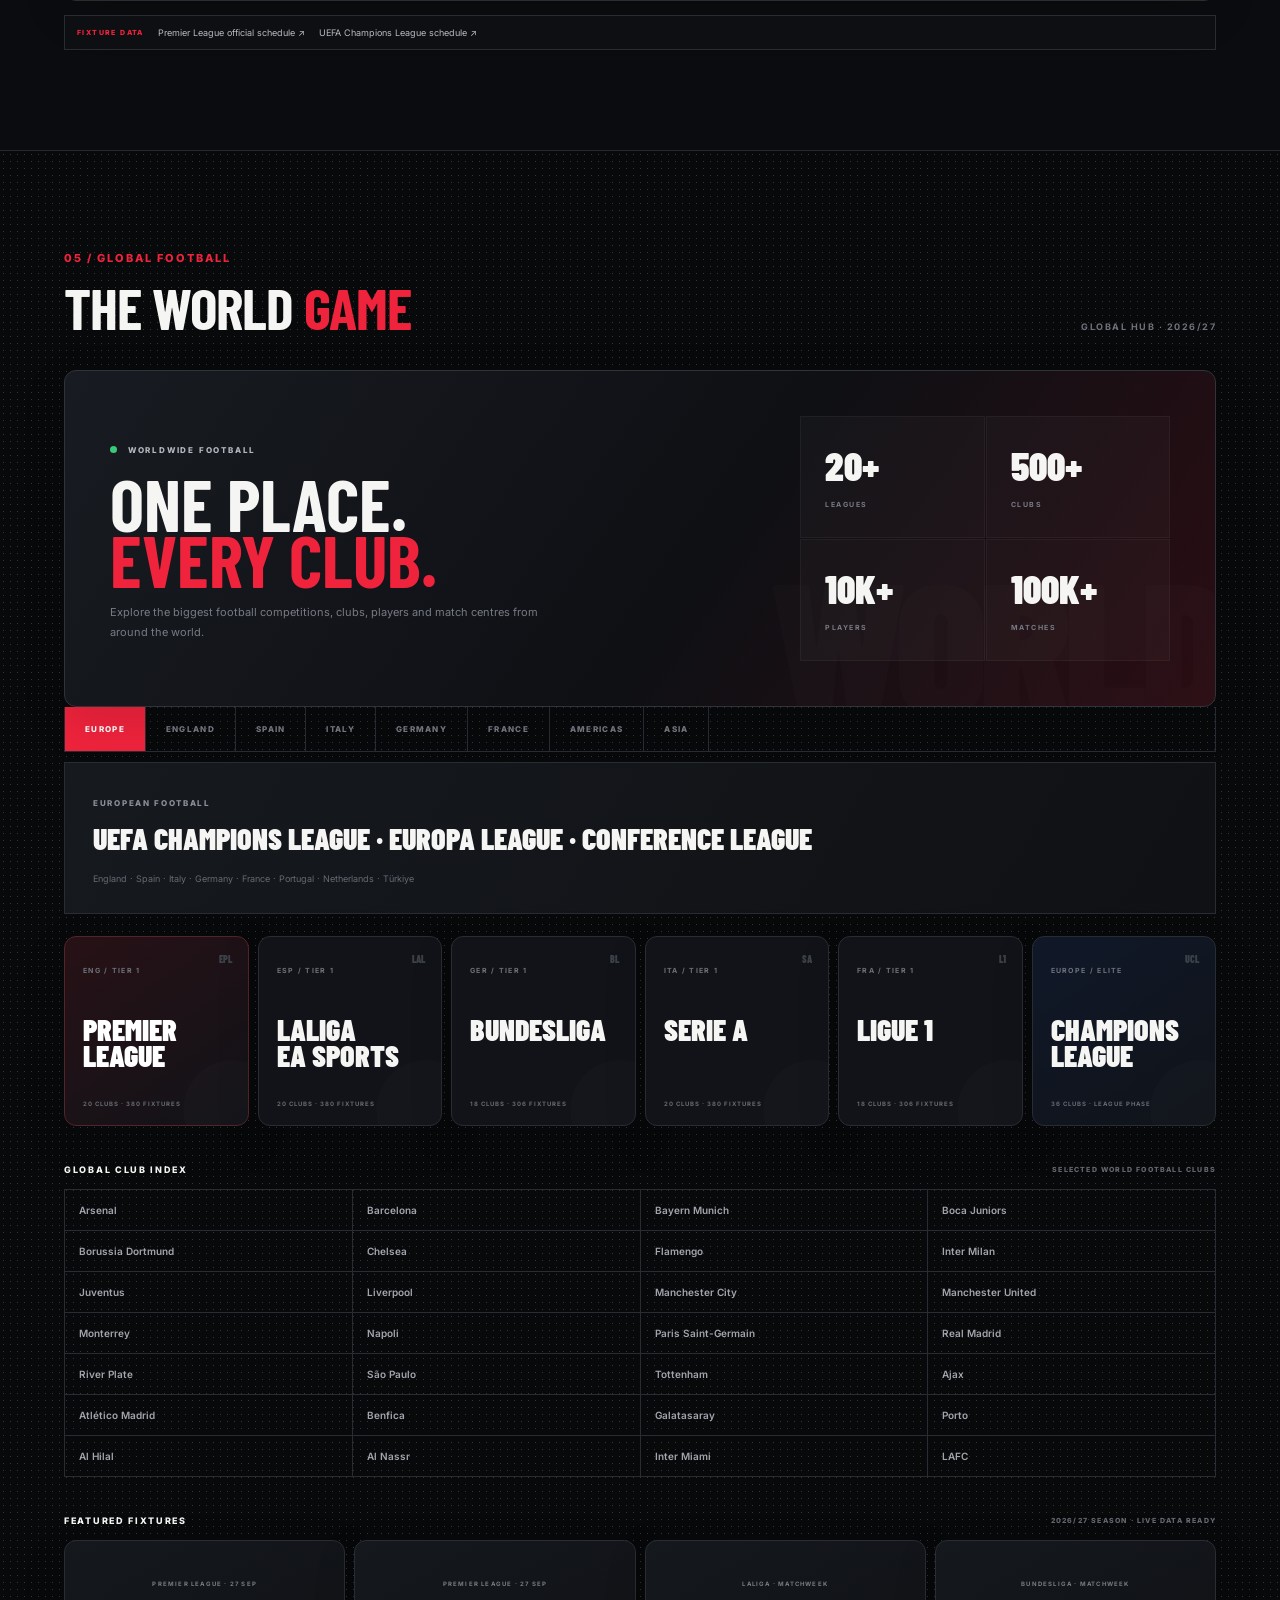
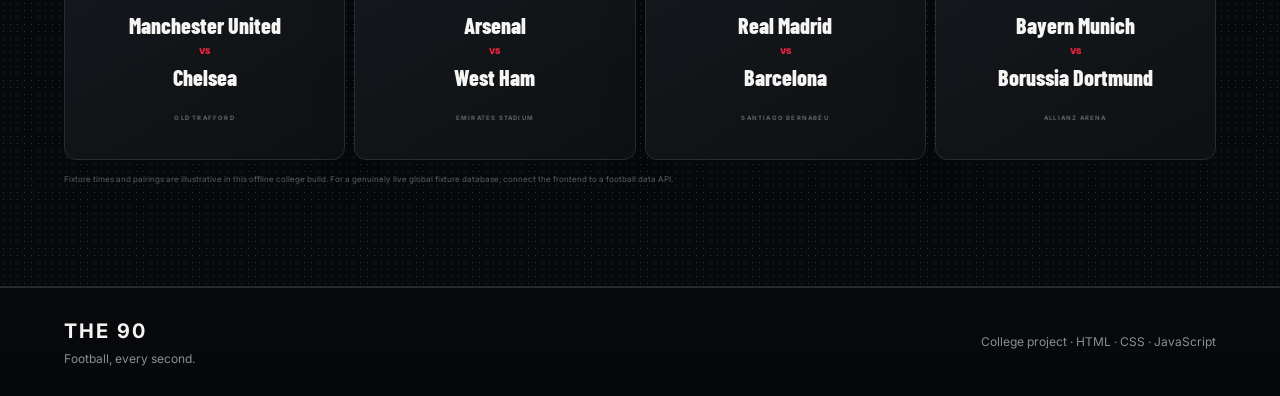
<file: matches.html>
<!doctype html><html lang="en"><head><meta charset="utf-8"><meta name="viewport" content="width=device-width,initial-scale=1"><title>Matches — THE 90</title><meta name="description" content="THE 90 premium football portal"><link rel="preconnect" href="https://fonts.googleapis.com"><link rel="preconnect" href="https://fonts.gstatic.com" crossorigin><link href="https://fonts.googleapis.com/css2?family=Barlow+Condensed:wght@400;500;600;700;800&family=Inter:wght@400;500;600;700&display=swap" rel="stylesheet"><link rel="stylesheet" href="style.css"></head><body><header class="navbar"><div class="nav-inner"><a class="brand" href="index.html">THE <span>90</span></a><button class="menu-toggle" aria-label="Open menu">☰</button><nav><a href="index.html">Home</a><a href="matches.html" class="active">Matches</a><a href="standings.html">Standings</a><a href="teams.html">Teams</a><a href="players.html">Players</a><a href="global.html">Global</a><a href="news.html">News</a></nav></div></header><main><section class="page-hero"><p class="eyebrow">MATCH CENTRE</p><h1>FIXTURES <span>& RESULTS</span></h1><p>Track the biggest matchups in one premium match centre.</p></section><section class="section" id="matches">
<div class="section-head"><div class="filter-row"><button class="filter-btn active" data-filter="all">All</button><button class="filter-btn" data-filter="premier-league">Premier League</button><button class="filter-btn" data-filter="champions-league">Champions League</button></div>
<div><p class="eyebrow">01 / MATCH CENTRE</p><h2>UPCOMING <em>FIXTURES</em></h2></div>
<a href="matches.html">FULL CALENDAR ↗</a>
</div>
<div class="matchweek">
<div class="matchweek-head"><span>PREMIER LEAGUE · MATCHWEEK 06</span><span>10 — 12 OCTOBER 2026</span></div>
<div class="fixture-list">
<article class="fixture" data-competition="premier-league"><div class="fixture-date"><b>10</b><span>OCT</span></div><div class="club"><span class="mini-crest red">A</span> Arsenal</div><div class="fixture-time">12:30</div><div class="club away">Leeds United <span class="mini-crest white">L</span></div><div class="venue">EMIRATES STADIUM · BST</div></article>
<article class="fixture" data-competition="premier-league"><div class="fixture-date"><b>10</b><span>OCT</span></div><div class="club"><span class="mini-crest claret">A</span> Aston Villa</div><div class="fixture-time">15:00</div><div class="club away">Brentford <span class="mini-crest red">B</span></div><div class="venue">VILLA PARK · BST</div></article>
<article class="fixture" data-competition="premier-league"><div class="fixture-date"><b>10</b><span>OCT</span></div><div class="club"><span class="mini-crest blue">C</span> Chelsea</div><div class="fixture-time">15:00</div><div class="club away">Bournemouth <span class="mini-crest red">B</span></div><div class="venue">STAMFORD BRIDGE · BST</div></article>
<article class="fixture" data-competition="premier-league"><div class="fixture-date"><b>10</b><span>OCT</span></div><div class="club"><span class="mini-crest red">M</span> Manchester United</div><div class="fixture-time">17:30</div><div class="club away">Tottenham <span class="mini-crest white">T</span></div><div class="venue">OLD TRAFFORD · BST</div></article>
<article class="fixture" data-competition="premier-league"><div class="fixture-date"><b>11</b><span>OCT</span></div><div class="club"><span class="mini-crest red">L</span> Liverpool</div><div class="fixture-time">16:30</div><div class="club away">Manchester City <span class="mini-crest sky">M</span></div><div class="venue">ANFIELD · BST</div></article>
</div></div>
<div class="matchweek ucl-week"><div class="matchweek-head"><span>UEFA CHAMPIONS LEAGUE · MATCHDAY 2</span><span>13 — 14 OCTOBER 2026</span></div><div class="fixture-list">
<article class="fixture" data-competition="champions-league"><div class="fixture-date"><b>13</b><span>OCT</span></div><div class="club"><span class="mini-crest red">A</span> Arsenal</div><div class="fixture-time">21:00</div><div class="club away">Lille <span class="mini-crest red">L</span></div><div class="venue">EMIRATES STADIUM · CET</div></article>
<article class="fixture" data-competition="champions-league"><div class="fixture-date"><b>13</b><span>OCT</span></div><div class="club"><span class="mini-crest red">A</span> Atlético Madrid</div><div class="fixture-time">21:00</div><div class="club away">Manchester United <span class="mini-crest red">M</span></div><div class="venue">METROPOLITANO · CET</div></article>
<article class="fixture" data-competition="champions-league"><div class="fixture-date"><b>14</b><span>OCT</span></div><div class="club"><span class="mini-crest sky">M</span> Manchester City</div><div class="fixture-time">21:00</div><div class="club away">Paris Saint-Germain <span class="mini-crest blue">P</span></div><div class="venue">ETIHAD STADIUM · CET</div></article>
<article class="fixture" data-competition="champions-league"><div class="fixture-date"><b>14</b><span>OCT</span></div><div class="club"><span class="mini-crest red">L</span> Liverpool</div><div class="fixture-time">21:00</div><div class="club away">LASK <span class="mini-crest black">L</span></div><div class="venue">ANFIELD · CET</div></article>
</div></div>
<div class="source-strip"><span>FIXTURE DATA</span><a href="https://www.premierleague.com/en/news/4688862/fixture-amendments-for-premier-league-matches-in-october-and-november" target="_blank" rel="noopener">Premier League official schedule ↗</a><a href="https://www.uefa.com/uefachampionsleague/news/02a8-2174c9e9019d-f909a77bd77a-1000--2026-27-uefa-champions-league-all-the-league-phase-fixtures/" target="_blank" rel="noopener">UEFA Champions League schedule ↗</a></div>
</section><section class="global-hub" id="global">
<div class="global-noise"></div>
<div class="section global-inner">
<div class="section-head">
<div><p class="eyebrow">05 / GLOBAL FOOTBALL</p><h2>THE WORLD <em>GAME</em></h2></div>
<span class="database-note">GLOBAL HUB · 2026/27</span>
</div>
<div class="global-hero">
<div>
<span class="live-pill"><i></i> WORLDWIDE FOOTBALL</span>
<h3>ONE PLACE.<br/><em>EVERY CLUB.</em></h3>
<p>Explore the biggest football competitions, clubs, players and match centres from around the world.</p>
</div>
<div class="global-stats">
<div><b>20+</b><span>LEAGUES</span></div>
<div><b>500+</b><span>CLUBS</span></div>
<div><b>10K+</b><span>PLAYERS</span></div>
<div><b>100K+</b><span>MATCHES</span></div>
</div>
</div>
<div class="league-tabs">
<a class="active" href="#europe">EUROPE</a><a href="#england">ENGLAND</a><a href="#spain">SPAIN</a><a href="#italy">ITALY</a><a href="#germany">GERMANY</a><a href="#france">FRANCE</a><a href="#americas">AMERICAS</a><a href="#asia">ASIA</a>
</div>
<div class="region-panels">
<div class="region-panel" id="europe">
<span>EUROPEAN FOOTBALL</span><b>UEFA CHAMPIONS LEAGUE · EUROPA LEAGUE · CONFERENCE LEAGUE</b><small>England · Spain · Italy · Germany · France · Portugal · Netherlands · Türkiye</small>
</div>
<div class="region-panel" id="england">
<span>ENGLAND</span><b>PREMIER LEAGUE · CHAMPIONSHIP · FA CUP</b><small>20 Premier League clubs · 380 league fixtures</small>
</div>
<div class="region-panel" id="spain">
<span>SPAIN</span><b>LALIGA EA SPORTS · COPA DEL REY</b><small>Real Madrid · Barcelona · Atlético Madrid · Athletic Club and more</small>
</div>
<div class="region-panel" id="italy">
<span>ITALY</span><b>SERIE A · COPPA ITALIA</b><small>Inter · Juventus · Milan · Napoli · Roma and more</small>
</div>
<div class="region-panel" id="germany">
<span>GERMANY</span><b>BUNDESLIGA · DFB-POKAL</b><small>Bayern · Dortmund · Leverkusen · Leipzig and more</small>
</div>
<div class="region-panel" id="france">
<span>FRANCE</span><b>LIGUE 1 · COUPE DE FRANCE</b><small>PSG · Marseille · Monaco · Lyon and more</small>
</div>
<div class="region-panel" id="americas">
<span>AMERICAS</span><b>MLS · LIBERTADORES · LIGA MX</b><small>Inter Miami · LAFC · Flamengo · River Plate · Boca Juniors and more</small>
</div>
<div class="region-panel" id="asia">
<span>ASIA &amp; MIDDLE EAST</span><b>SAUDI PRO LEAGUE · J1 LEAGUE · AFC CHAMPIONS LEAGUE</b><small>Al Hilal · Al Nassr · Urawa Reds · Al Ain and more</small>
</div>
</div>
<div class="competition-grid">
<article class="competition-card featured-comp">
<span>ENG / TIER 1</span><strong>PREMIER<br/>LEAGUE</strong><small>20 CLUBS · 380 FIXTURES</small><b class="comp-code">EPL</b>
</article>
<article class="competition-card">
<span>ESP / TIER 1</span><strong>LALIGA<br/>EA SPORTS</strong><small>20 CLUBS · 380 FIXTURES</small><b class="comp-code">LAL</b>
</article>
<article class="competition-card">
<span>GER / TIER 1</span><strong>BUNDESLIGA</strong><small>18 CLUBS · 306 FIXTURES</small><b class="comp-code">BL</b>
</article>
<article class="competition-card">
<span>ITA / TIER 1</span><strong>SERIE A</strong><small>20 CLUBS · 380 FIXTURES</small><b class="comp-code">SA</b>
</article>
<article class="competition-card">
<span>FRA / TIER 1</span><strong>LIGUE 1</strong><small>18 CLUBS · 306 FIXTURES</small><b class="comp-code">L1</b>
</article>
<article class="competition-card ucl">
<span>EUROPE / ELITE</span><strong>CHAMPIONS<br/>LEAGUE</strong><small>36 CLUBS · LEAGUE PHASE</small><b class="comp-code">UCL</b>
</article>
</div>
<div class="world-clubs">
<div class="mini-head"><span>GLOBAL CLUB INDEX</span><small>SELECTED WORLD FOOTBALL CLUBS</small></div>
<div class="club-index">
<span>Arsenal</span><span>Barcelona</span><span>Bayern Munich</span><span>Boca Juniors</span>
<span>Borussia Dortmund</span><span>Chelsea</span><span>Flamengo</span><span>Inter Milan</span>
<span>Juventus</span><span>Liverpool</span><span>Manchester City</span><span>Manchester United</span>
<span>Monterrey</span><span>Napoli</span><span>Paris Saint-Germain</span><span>Real Madrid</span>
<span>River Plate</span><span>São Paulo</span><span>Tottenham</span><span>Ajax</span>
<span>Atlético Madrid</span><span>Benfica</span><span>Galatasaray</span><span>Porto</span>
<span>Al Hilal</span><span>Al Nassr</span><span>Inter Miami</span><span>LAFC</span>
</div>
</div>
<div class="global-fixtures">
<div class="mini-head"><span>FEATURED FIXTURES</span><small>2026/27 SEASON · LIVE DATA READY</small></div>
<div class="global-fixture-grid">
<div class="gf">
<small>PREMIER LEAGUE · 27 SEP</small><b>Manchester United</b><span>VS</span><b>Chelsea</b><em>OLD TRAFFORD</em>
</div>
<div class="gf">
<small>PREMIER LEAGUE · 27 SEP</small><b>Arsenal</b><span>VS</span><b>West Ham</b><em>EMIRATES STADIUM</em>
</div>
<div class="gf">
<small>LALIGA · MATCHWEEK</small><b>Real Madrid</b><span>VS</span><b>Barcelona</b><em>SANTIAGO BERNABÉU</em>
</div>
<div class="gf">
<small>BUNDESLIGA · MATCHWEEK</small><b>Bayern Munich</b><span>VS</span><b>Borussia Dortmund</b><em>ALLIANZ ARENA</em>
</div>
</div>
<p class="data-note">Fixture times and pairings are illustrative in this offline college build. For a genuinely live global fixture database, connect the frontend to a football data API.</p>
</div>
</div>
</section></main><footer class="site-footer"><div><strong>THE 90</strong><span>Football, every second.</span></div><p>College project · HTML · CSS · JavaScript</p></footer><script src="script.js"></script></body></html>
</file>
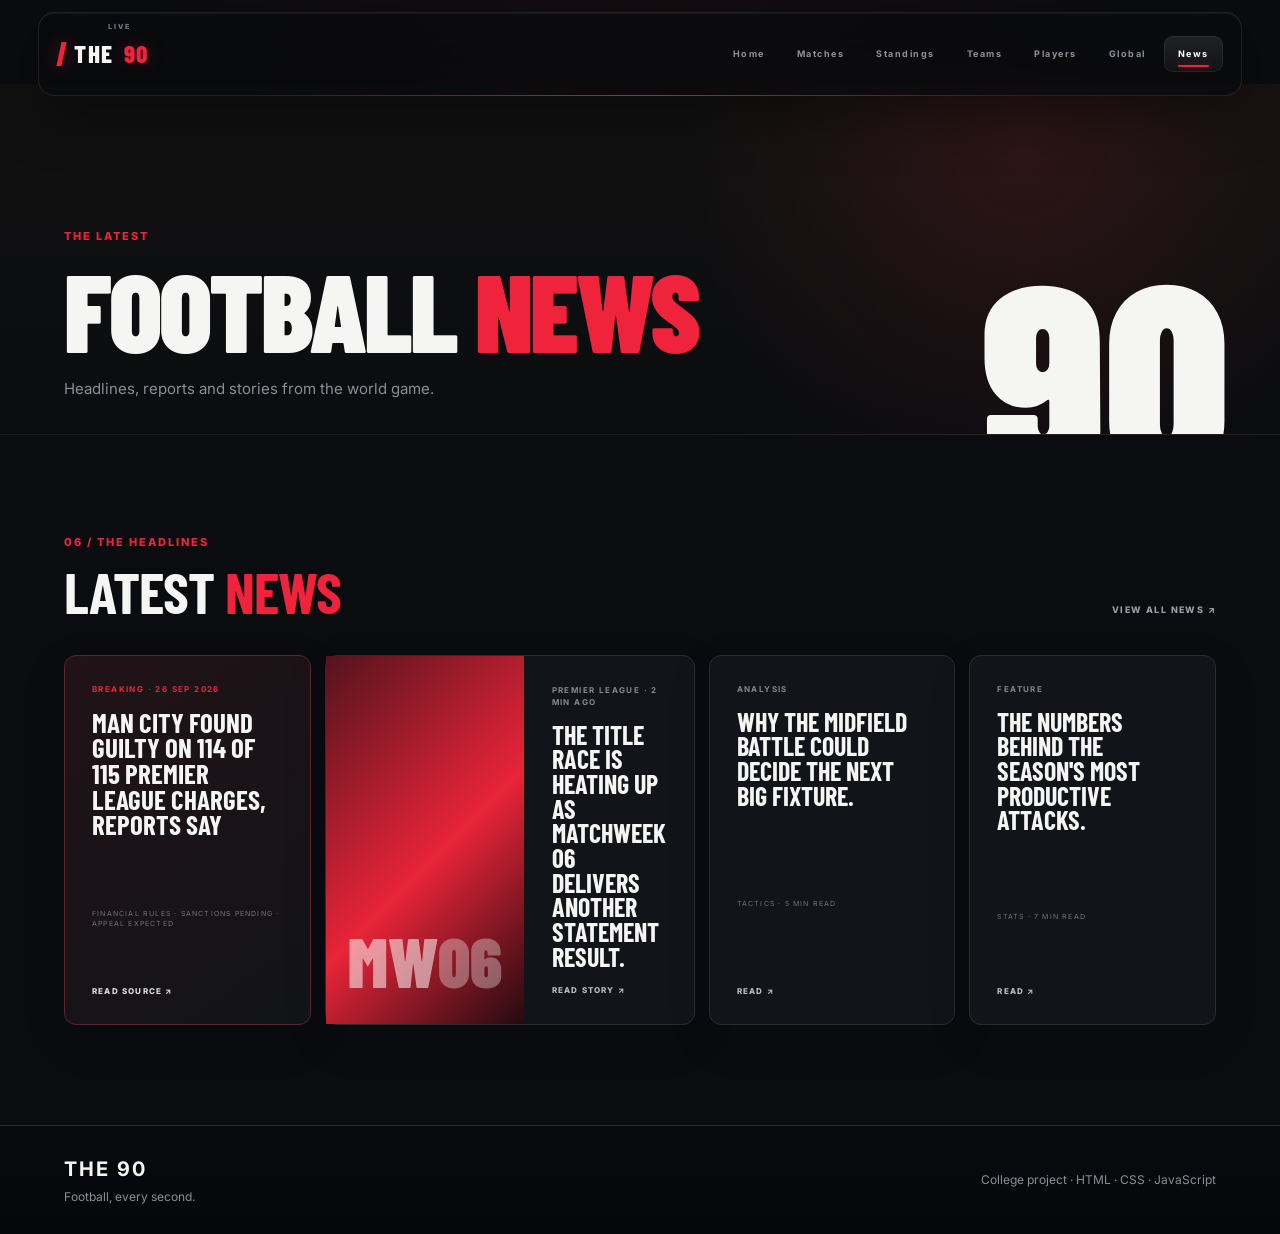
<file: news.html>
<!doctype html><html lang="en"><head><meta charset="utf-8"><meta name="viewport" content="width=device-width,initial-scale=1"><title>News — THE 90</title><meta name="description" content="THE 90 premium football portal"><link rel="preconnect" href="https://fonts.googleapis.com"><link rel="preconnect" href="https://fonts.gstatic.com" crossorigin><link href="https://fonts.googleapis.com/css2?family=Barlow+Condensed:wght@400;500;600;700;800&family=Inter:wght@400;500;600;700&display=swap" rel="stylesheet"><link rel="stylesheet" href="style.css"></head><body><header class="navbar"><div class="nav-inner"><a class="brand" href="index.html">THE <span>90</span></a><button class="menu-toggle" aria-label="Open menu">☰</button><nav><a href="index.html">Home</a><a href="matches.html">Matches</a><a href="standings.html">Standings</a><a href="teams.html">Teams</a><a href="players.html">Players</a><a href="global.html">Global</a><a href="news.html" class="active">News</a></nav></div></header><main><section class="page-hero"><p class="eyebrow">THE LATEST</p><h1>FOOTBALL <span>NEWS</span></h1><p>Headlines, reports and stories from the world game.</p></section><section class="section news-section" id="news">
<div class="section-head">
<div><p class="eyebrow">06 / THE HEADLINES</p><h2>LATEST <em>NEWS</em></h2></div>
<a href="news.html">VIEW ALL NEWS ↗</a>
</div>
<div class="news-grid"><article class="news-card real-news">
<div class="news-tag">BREAKING · 26 SEP 2026</div>
<h3>MAN CITY FOUND GUILTY ON 114 OF 115 PREMIER LEAGUE CHARGES, REPORTS SAY</h3>
<p>FINANCIAL RULES · SANCTIONS PENDING · APPEAL EXPECTED</p>
<a href="https://www.abc.net.au/news/2026-09-26/man-city-guilty-of-breaching-epl-financial-rules/107198524" rel="noopener" target="_blank">READ SOURCE ↗</a>
</article>
<article class="news-card big">
<div class="news-image red-gradient"><span>MW</span><b>06</b></div>
<div class="news-copy"><span>PREMIER LEAGUE · 2 MIN AGO</span><h3>THE TITLE RACE IS HEATING UP AS MATCHWEEK 06 DELIVERS ANOTHER STATEMENT RESULT.</h3><a href="article.html?story=title-race">READ STORY ↗</a></div>
</article>
<article class="news-card"><div class="news-tag">ANALYSIS</div><h3>WHY THE MIDFIELD BATTLE COULD DECIDE THE NEXT BIG FIXTURE.</h3><p>TACTICS · 5 MIN READ</p><a href="article.html?story=midfield">READ ↗</a></article>
<article class="news-card"><div class="news-tag">FEATURE</div><h3>THE NUMBERS BEHIND THE SEASON'S MOST PRODUCTIVE ATTACKS.</h3><p>STATS · 7 MIN READ</p><a href="article.html?story=attacks">READ ↗</a></article>
</div>
</section></main><footer class="site-footer"><div><strong>THE 90</strong><span>Football, every second.</span></div><p>College project · HTML · CSS · JavaScript</p></footer><script src="script.js"></script></body></html>
</file>
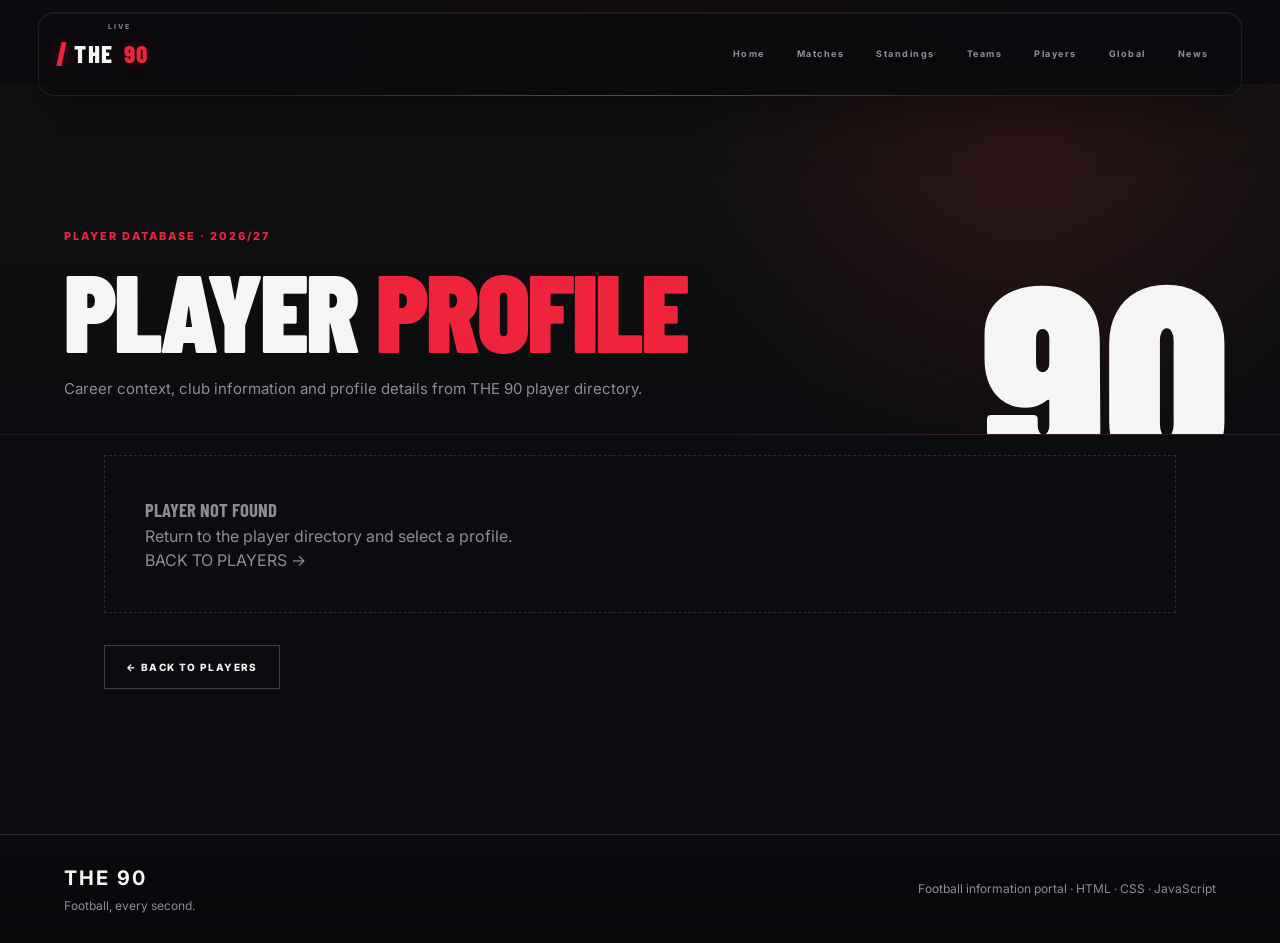
<file: player.html>
<!doctype html><html lang="en"><head><meta charset="utf-8"><meta name="viewport" content="width=device-width,initial-scale=1"><title>Player Profile — THE 90</title><meta name="description" content="THE 90 football player profile"><link rel="preconnect" href="https://fonts.googleapis.com"><link rel="preconnect" href="https://fonts.gstatic.com" crossorigin><link href="https://fonts.googleapis.com/css2?family=Barlow+Condensed:wght@400;500;600;700;800&family=Inter:wght@400;500;600;700&display=swap" rel="stylesheet"><link rel="stylesheet" href="style.css"></head><body><header class="navbar"><div class="nav-inner"><a class="brand" href="index.html">THE <span>90</span></a><button class="menu-toggle" aria-label="Open menu">☰</button><nav><a href="index.html">Home</a><a href="matches.html">Matches</a><a href="standings.html">Standings</a><a href="teams.html">Teams</a><a href="players.html" class="active">Players</a><a href="global.html">Global</a><a href="news.html">News</a></nav></div></header><main><section class="page-hero"><p class="eyebrow">PLAYER DATABASE · 2026/27</p><h1>PLAYER <span>PROFILE</span></h1><p>Career context, club information and profile details from THE 90 player directory.</p></section>
<div class="profile-shell" id="player-detail"><div class="profile-loading">Select a player profile.</div></div>
<div class="profile-actions"><a href="players.html" class="ghost-btn">← BACK TO PLAYERS</a></div></main><footer class="site-footer"><div><strong>THE 90</strong><span>Football, every second.</span></div><p>Football information portal · HTML · CSS · JavaScript</p></footer><script src="script.js"></script></body></html>
</file>
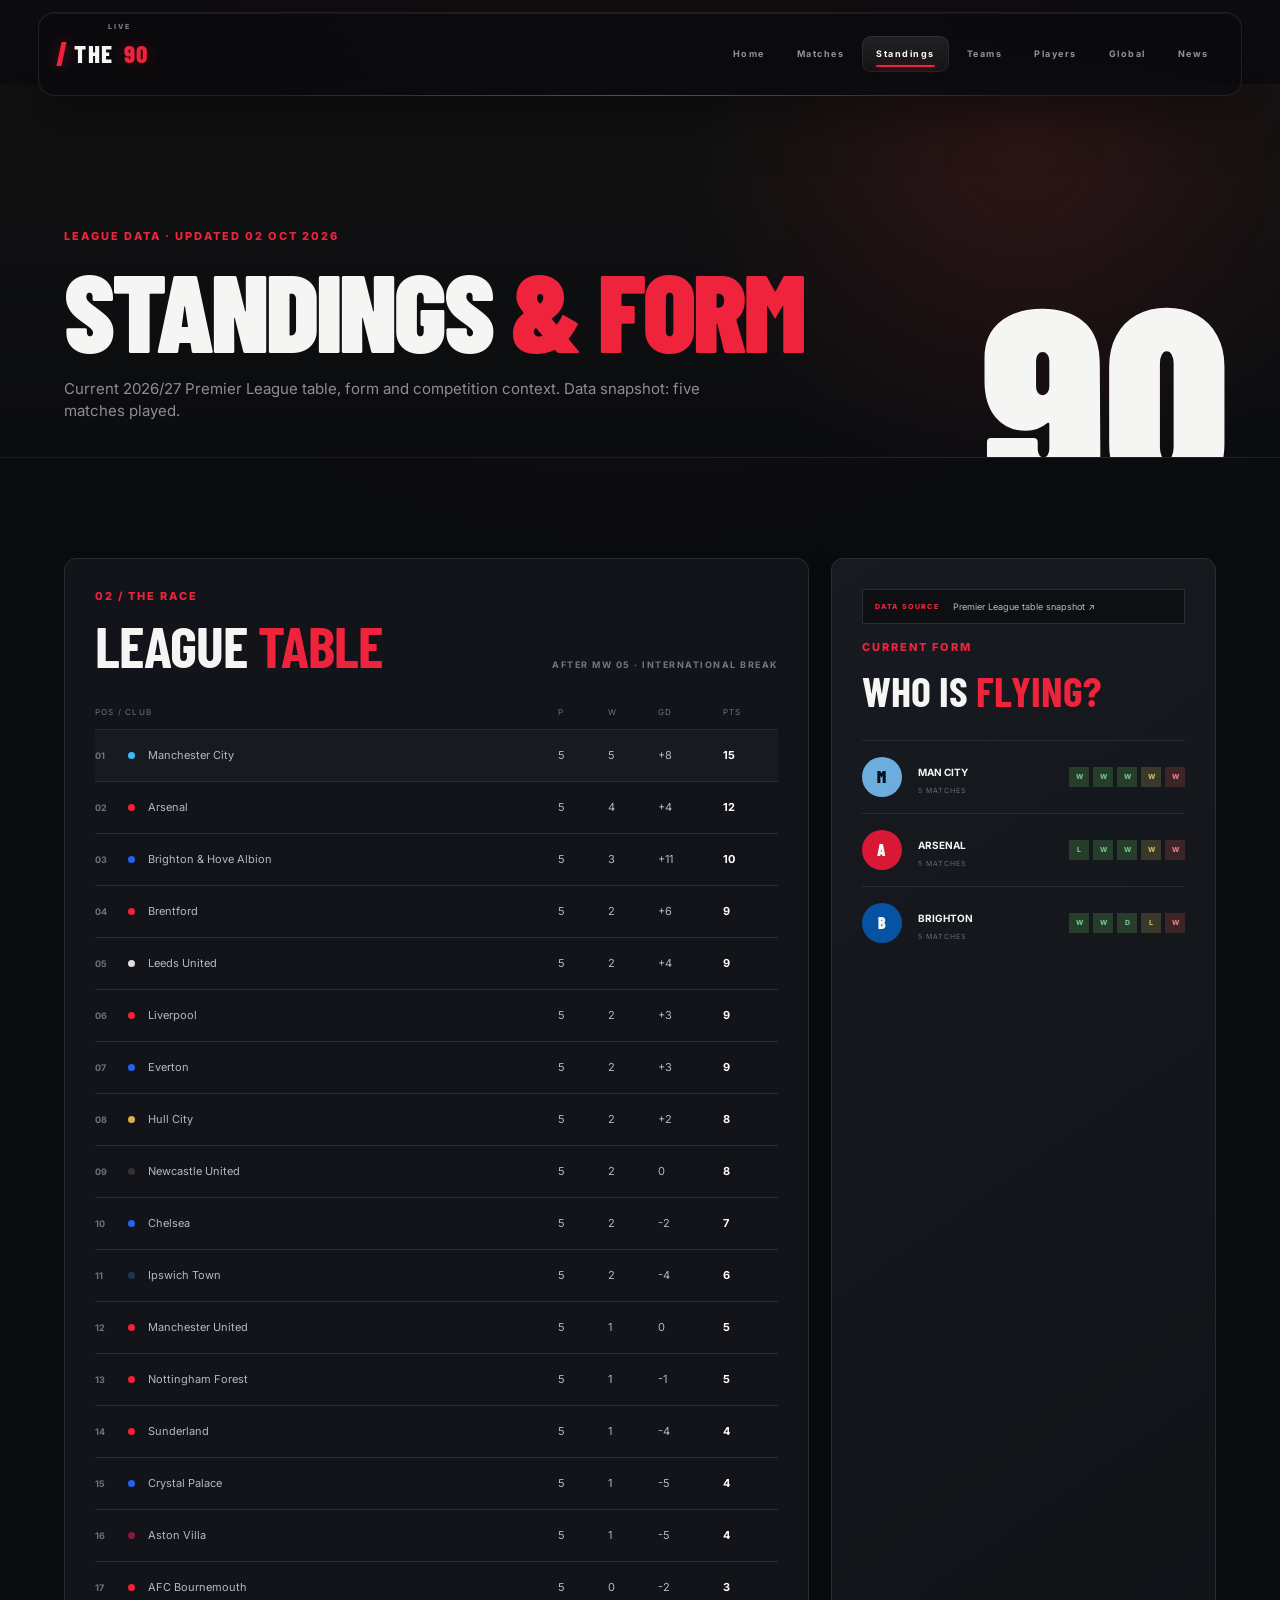
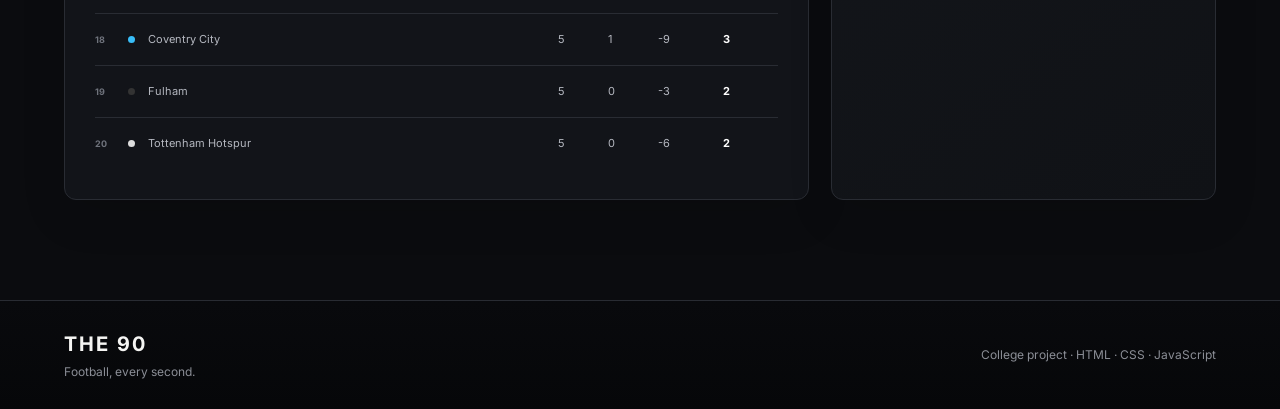
<file: standings.html>
<!doctype html><html lang="en"><head><meta charset="utf-8"><meta name="viewport" content="width=device-width,initial-scale=1"><title>Standings — THE 90</title><meta name="description" content="THE 90 premium football portal"><link rel="preconnect" href="https://fonts.googleapis.com"><link rel="preconnect" href="https://fonts.gstatic.com" crossorigin><link href="https://fonts.googleapis.com/css2?family=Barlow+Condensed:wght@400;500;600;700;800&family=Inter:wght@400;500;600;700&display=swap" rel="stylesheet"><link rel="stylesheet" href="style.css"></head><body><header class="navbar"><div class="nav-inner"><a class="brand" href="index.html">THE <span>90</span></a><button class="menu-toggle" aria-label="Open menu">☰</button><nav><a href="index.html">Home</a><a href="matches.html">Matches</a><a href="standings.html" class="active">Standings</a><a href="teams.html">Teams</a><a href="players.html">Players</a><a href="global.html">Global</a><a href="news.html">News</a></nav></div></header><main><section class="page-hero"><p class="eyebrow">LEAGUE DATA · UPDATED 02 OCT 2026</p><h1>STANDINGS <span>& FORM</span></h1><p>Current 2026/27 Premier League table, form and competition context. Data snapshot: five matches played.</p></section><section class="section split-section" id="table">
<div class="table-panel">
<div class="section-head compact"><div><p class="eyebrow">02 / THE RACE</p><h2>LEAGUE <em>TABLE</em></h2></div><span>AFTER MW 05 · INTERNATIONAL BREAK</span></div>
<div class="table">
<div class="table-row table-title"><span>POS / CLUB</span><span>P</span><span>W</span><span>GD</span><span>PTS</span></div>
<div class="table-row leader"><span><b>01</b><i class="table-dot sky"></i> Manchester City</span><span>5</span><span>5</span><span>+8</span><strong>15</strong></div>
<div class="table-row"><span><b>02</b><i class="table-dot red"></i> Arsenal</span><span>5</span><span>4</span><span>+4</span><strong>12</strong></div>
<div class="table-row"><span><b>03</b><i class="table-dot blue"></i> Brighton & Hove Albion</span><span>5</span><span>3</span><span>+11</span><strong>10</strong></div>
<div class="table-row"><span><b>04</b><i class="table-dot red"></i> Brentford</span><span>5</span><span>2</span><span>+6</span><strong>9</strong></div>
<div class="table-row"><span><b>05</b><i class="table-dot white"></i> Leeds United</span><span>5</span><span>2</span><span>+4</span><strong>9</strong></div>
<div class="table-row"><span><b>06</b><i class="table-dot red"></i> Liverpool</span><span>5</span><span>2</span><span>+3</span><strong>9</strong></div>
<div class="table-row"><span><b>07</b><i class="table-dot blue"></i> Everton</span><span>5</span><span>2</span><span>+3</span><strong>9</strong></div>
<div class="table-row"><span><b>08</b><i class="table-dot gold"></i> Hull City</span><span>5</span><span>2</span><span>+2</span><strong>8</strong></div>
<div class="table-row"><span><b>09</b><i class="table-dot black"></i> Newcastle United</span><span>5</span><span>2</span><span>0</span><strong>8</strong></div>
<div class="table-row"><span><b>10</b><i class="table-dot blue"></i> Chelsea</span><span>5</span><span>2</span><span>-2</span><strong>7</strong></div>
<div class="table-row"><span><b>11</b><i class="table-dot navy"></i> Ipswich Town</span><span>5</span><span>2</span><span>-4</span><strong>6</strong></div>
<div class="table-row"><span><b>12</b><i class="table-dot red"></i> Manchester United</span><span>5</span><span>1</span><span>0</span><strong>5</strong></div>
<div class="table-row"><span><b>13</b><i class="table-dot red"></i> Nottingham Forest</span><span>5</span><span>1</span><span>-1</span><strong>5</strong></div>
<div class="table-row"><span><b>14</b><i class="table-dot red"></i> Sunderland</span><span>5</span><span>1</span><span>-4</span><strong>4</strong></div>
<div class="table-row"><span><b>15</b><i class="table-dot blue"></i> Crystal Palace</span><span>5</span><span>1</span><span>-5</span><strong>4</strong></div>
<div class="table-row"><span><b>16</b><i class="table-dot claret"></i> Aston Villa</span><span>5</span><span>1</span><span>-5</span><strong>4</strong></div>
<div class="table-row"><span><b>17</b><i class="table-dot red"></i> AFC Bournemouth</span><span>5</span><span>0</span><span>-2</span><strong>3</strong></div>
<div class="table-row"><span><b>18</b><i class="table-dot sky"></i> Coventry City</span><span>5</span><span>1</span><span>-9</span><strong>3</strong></div>
<div class="table-row"><span><b>19</b><i class="table-dot black"></i> Fulham</span><span>5</span><span>0</span><span>-3</span><strong>2</strong></div>
<div class="table-row"><span><b>20</b><i class="table-dot white"></i> Tottenham Hotspur</span><span>5</span><span>0</span><span>-6</span><strong>2</strong></div>
</div></div>
<div class="form-panel"><div class="data-source"><span>DATA SOURCE</span><a href="https://www.goal.com/en-ng/competition/premier-league/table/2kwbbcootiqqgmrzs6o5inle5" target="_blank" rel="noopener">Premier League table snapshot ↗</a></div>
<p class="eyebrow">CURRENT FORM</p>
<h3>WHO IS <em>FLYING?</em></h3>
<div class="form-team"><div class="form-logo sky">M</div><div><b>MAN CITY</b><small>5 MATCHES</small></div><div class="form-dots"><i>W</i><i>W</i><i>W</i><i>W</i><i>W</i></div></div>
<div class="form-team"><div class="form-logo red">A</div><div><b>ARSENAL</b><small>5 MATCHES</small></div><div class="form-dots"><i>L</i><i>W</i><i>W</i><i>W</i><i>W</i></div></div>
<div class="form-team"><div class="form-logo blue">B</div><div><b>BRIGHTON</b><small>5 MATCHES</small></div><div class="form-dots"><i>W</i><i>W</i><i>D</i><i>L</i><i>W</i></div></div>
</div>
</section></main><footer class="site-footer"><div><strong>THE 90</strong><span>Football, every second.</span></div><p>College project · HTML · CSS · JavaScript</p></footer><script src="script.js"></script></body></html>
</file>
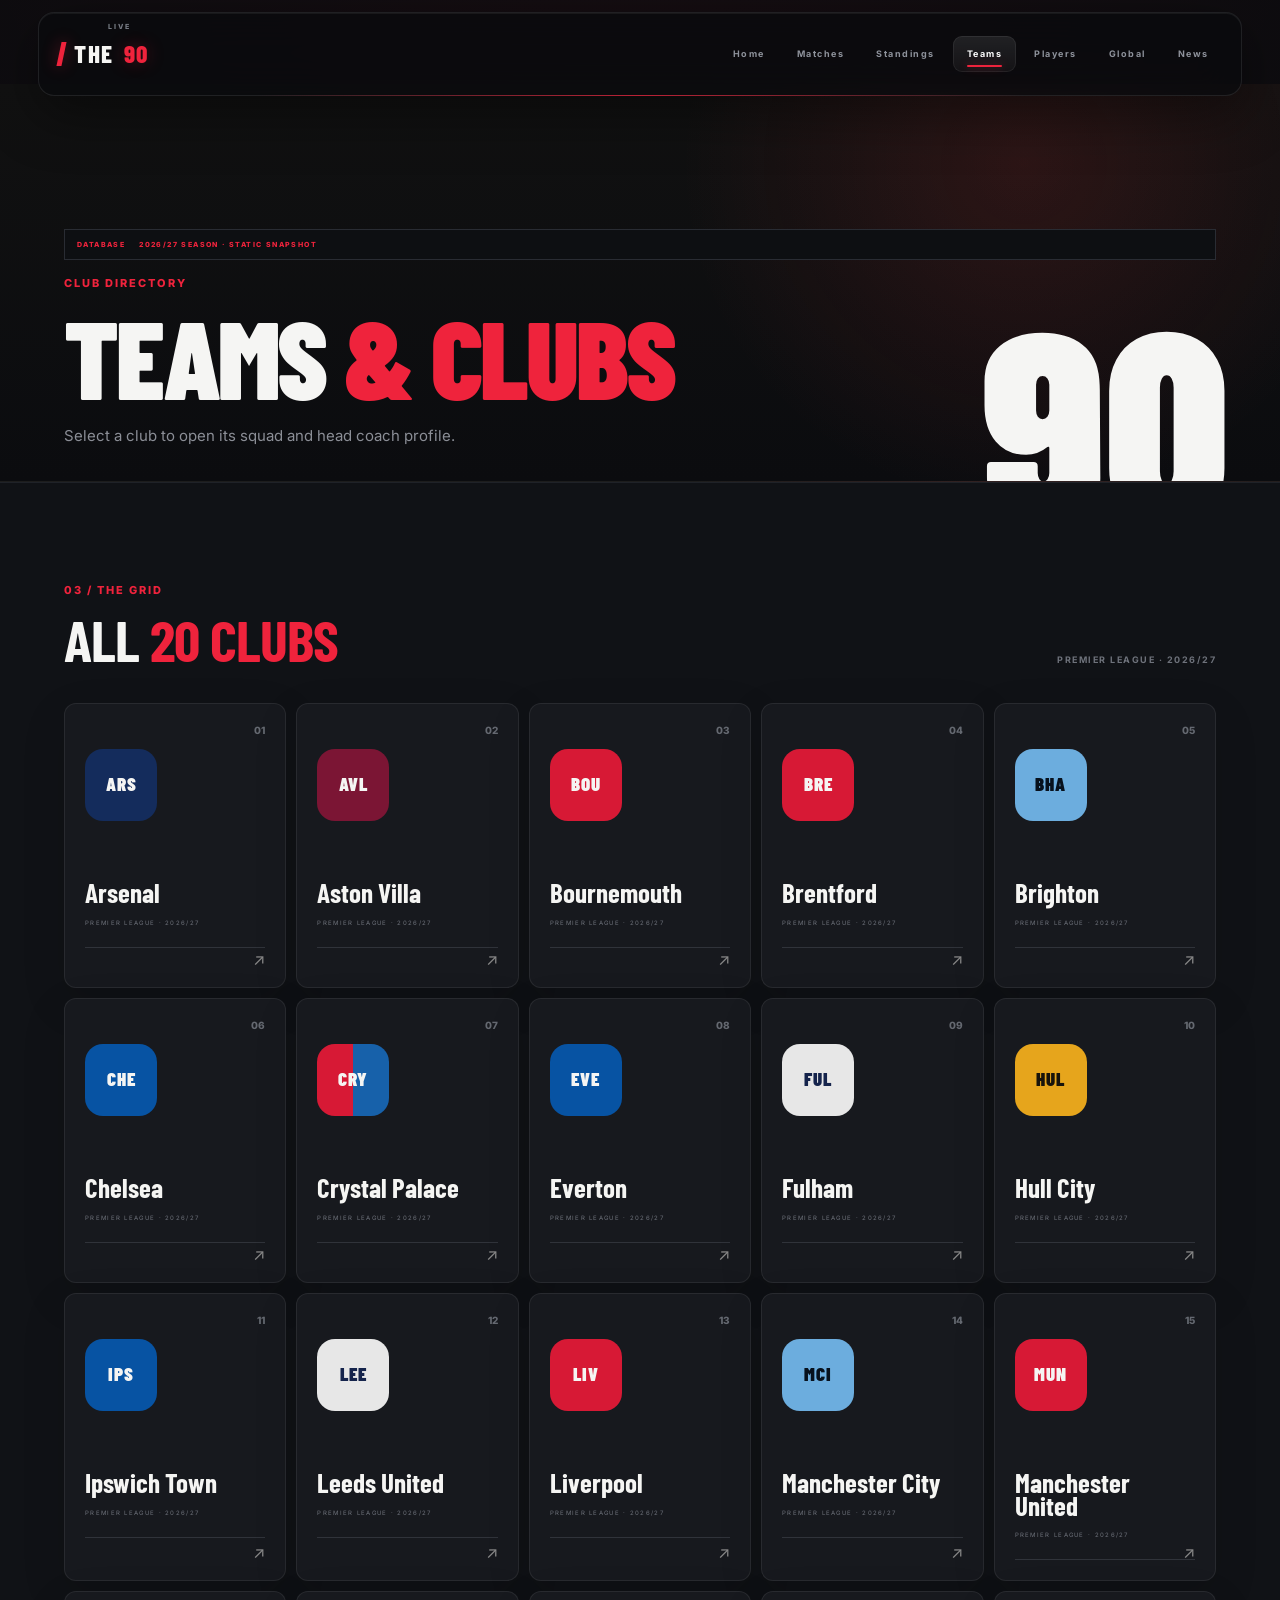
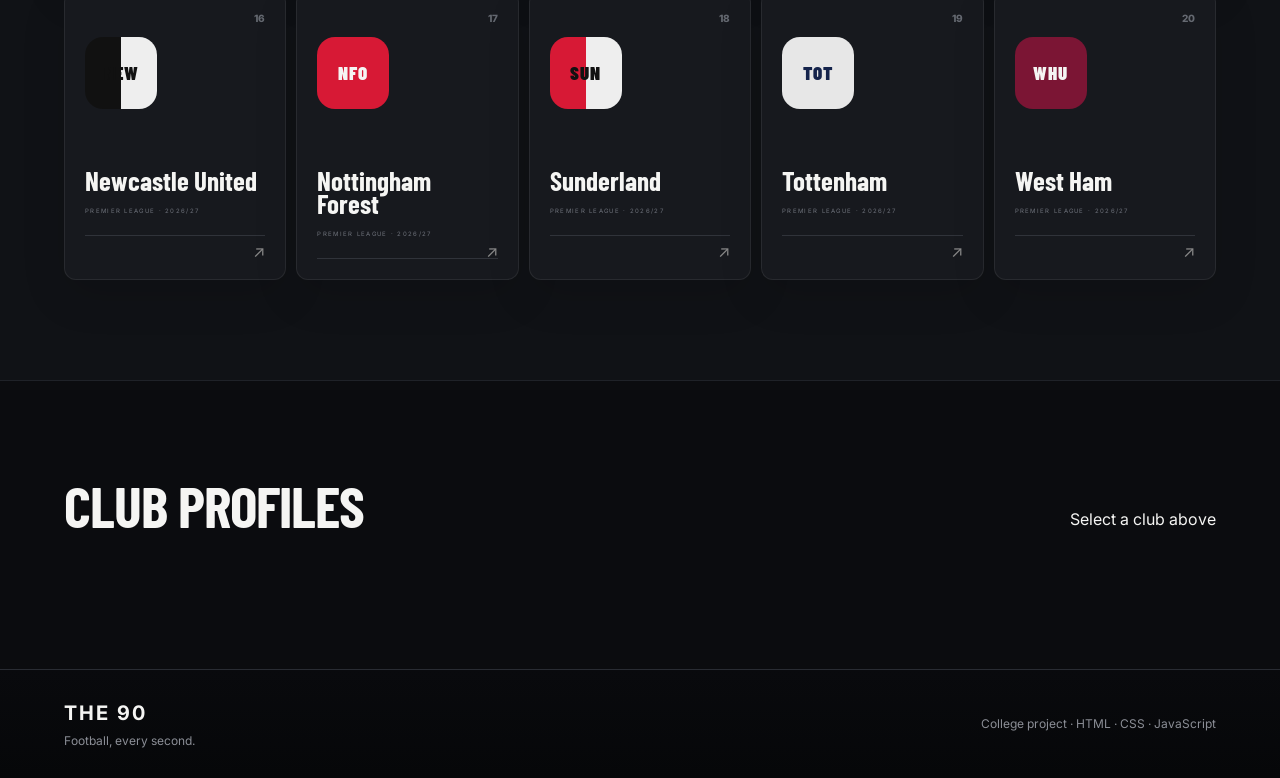
<file: teams.html>
<!doctype html><html lang="en"><head><meta charset="utf-8"><meta name="viewport" content="width=device-width,initial-scale=1"><title>Teams — THE 90</title><meta name="description" content="THE 90 premium football portal"><link rel="preconnect" href="https://fonts.googleapis.com"><link rel="preconnect" href="https://fonts.gstatic.com" crossorigin><link href="https://fonts.googleapis.com/css2?family=Barlow+Condensed:wght@400;500;600;700;800&family=Inter:wght@400;500;600;700&display=swap" rel="stylesheet"><link rel="stylesheet" href="style.css"></head><body><header class="navbar"><div class="nav-inner"><a class="brand" href="index.html">THE <span>90</span></a><button class="menu-toggle" aria-label="Open menu">☰</button><nav><a href="index.html">Home</a><a href="matches.html">Matches</a><a href="standings.html">Standings</a><a href="teams.html" class="active">Teams</a><a href="players.html">Players</a><a href="global.html">Global</a><a href="news.html">News</a></nav></div></header><main><section class="page-hero"><div class="data-source"><span>DATABASE</span><span>2026/27 SEASON · STATIC SNAPSHOT</span></div><p class="eyebrow">CLUB DIRECTORY</p><h1>TEAMS <span>& CLUBS</span></h1><p>Select a club to open its squad and head coach profile.</p></section><section class="section dark-section" id="teams">
<div class="section-head">
<div><p class="eyebrow">03 / THE GRID</p><h2>ALL <em>20 CLUBS</em></h2></div>
<span class="database-note">PREMIER LEAGUE · 2026/27</span>
</div>
<div class="team-grid premium-team-grid">
<a class="team-card premium-team club-link" href="club.html#club-arsenal">
<span class="rank">01</span><div class="large-crest navy">ARS</div>
<h3>Arsenal</h3><p>PREMIER LEAGUE · 2026/27</p><div class="card-line"></div><span class="arrow">↗</span>
</a>
<a class="team-card premium-team club-link" href="club.html#club-aston-villa">
<span class="rank">02</span><div class="large-crest claret">AVL</div>
<h3>Aston Villa</h3><p>PREMIER LEAGUE · 2026/27</p><div class="card-line"></div><span class="arrow">↗</span>
</a>
<a class="team-card premium-team club-link" href="club.html#club-bournemouth">
<span class="rank">03</span><div class="large-crest red">BOU</div>
<h3>Bournemouth</h3><p>PREMIER LEAGUE · 2026/27</p><div class="card-line"></div><span class="arrow">↗</span>
</a>
<a class="team-card premium-team club-link" href="club.html#club-brentford">
<span class="rank">04</span><div class="large-crest red">BRE</div>
<h3>Brentford</h3><p>PREMIER LEAGUE · 2026/27</p><div class="card-line"></div><span class="arrow">↗</span>
</a>
<a class="team-card premium-team club-link" href="club.html#club-brighton">
<span class="rank">05</span><div class="large-crest sky">BHA</div>
<h3>Brighton</h3><p>PREMIER LEAGUE · 2026/27</p><div class="card-line"></div><span class="arrow">↗</span>
</a>
<a class="team-card premium-team club-link" href="club.html#club-chelsea">
<span class="rank">06</span><div class="large-crest blue">CHE</div>
<h3>Chelsea</h3><p>PREMIER LEAGUE · 2026/27</p><div class="card-line"></div><span class="arrow">↗</span>
</a>
<a class="team-card premium-team club-link" href="club.html#club-crystal-palace">
<span class="rank">07</span><div class="large-crest redblue">CRY</div>
<h3>Crystal Palace</h3><p>PREMIER LEAGUE · 2026/27</p><div class="card-line"></div><span class="arrow">↗</span>
</a>
<a class="team-card premium-team club-link" href="club.html#club-everton">
<span class="rank">08</span><div class="large-crest blue">EVE</div>
<h3>Everton</h3><p>PREMIER LEAGUE · 2026/27</p><div class="card-line"></div><span class="arrow">↗</span>
</a>
<a class="team-card premium-team club-link" href="club.html#club-fulham">
<span class="rank">09</span><div class="large-crest white">FUL</div>
<h3>Fulham</h3><p>PREMIER LEAGUE · 2026/27</p><div class="card-line"></div><span class="arrow">↗</span>
</a>
<a class="team-card premium-team club-link" href="club.html#club-liverpool">
<span class="rank">10</span><div class="large-crest amber">HUL</div>
<h3>Hull City</h3><p>PREMIER LEAGUE · 2026/27</p><div class="card-line"></div><span class="arrow">↗</span>

<a class="team-card premium-team club-link" href="club.html#club-manchester-city">
<span class="rank">11</span><div class="large-crest blue">IPS</div>
<h3>Ipswich Town</h3><p>PREMIER LEAGUE · 2026/27</p><div class="card-line"></div><span class="arrow">↗</span>

<a class="team-card premium-team club-link" href="club.html#club-manchester-united">
<span class="rank">12</span><div class="large-crest white">LEE</div>
<h3>Leeds United</h3><p>PREMIER LEAGUE · 2026/27</p><div class="card-line"></div><span class="arrow">↗</span>

<a class="team-card premium-team club-link" href="club.html#club-newcastle-united">
<span class="rank">13</span><div class="large-crest red">LIV</div>
<h3>Liverpool</h3><p>PREMIER LEAGUE · 2026/27</p><div class="card-line"></div><span class="arrow">↗</span>
</a>
<a class="team-card premium-team club-link" href="club.html#club-nottingham-forest">
<span class="rank">14</span><div class="large-crest sky">MCI</div>
<h3>Manchester City</h3><p>PREMIER LEAGUE · 2026/27</p><div class="card-line"></div><span class="arrow">↗</span>
</a>
<a class="team-card premium-team club-link" href="club.html#club-tottenham">
<span class="rank">15</span><div class="large-crest red">MUN</div>
<h3>Manchester United</h3><p>PREMIER LEAGUE · 2026/27</p><div class="card-line"></div><span class="arrow">↗</span>
</a>
<a class="team-card premium-team club-link" href="club.html#club-west-ham">
<span class="rank">16</span><div class="large-crest blackwhite">NEW</div>
<h3>Newcastle United</h3><p>PREMIER LEAGUE · 2026/27</p><div class="card-line"></div><span class="arrow">↗</span>
</a>
<a class="team-card premium-team club-link" href="club.html#club-sunderland">
<span class="rank">17</span><div class="large-crest red">NFO</div>
<h3>Nottingham Forest</h3><p>PREMIER LEAGUE · 2026/27</p><div class="card-line"></div><span class="arrow">↗</span>
</a>
<article class="team-card premium-team">
<span class="rank">18</span><div class="large-crest redwhite">SUN</div>
<h3>Sunderland</h3><p>PREMIER LEAGUE · 2026/27</p><div class="card-line"></div><span class="arrow">↗</span>
</article></a>
<article class="team-card premium-team">
<span class="rank">19</span><div class="large-crest white">TOT</div>
<h3>Tottenham</h3><p>PREMIER LEAGUE · 2026/27</p><div class="card-line"></div><span class="arrow">↗</span>
</article></a>
<article class="team-card premium-team">
<span class="rank">20</span><div class="large-crest claret">WHU</div>
<h3>West Ham</h3><p>PREMIER LEAGUE · 2026/27</p><div class="card-line"></div><span class="arrow">↗</span>
</article></a>
</div>
</section><section class="section"><div class="section-head"><h2>CLUB PROFILES</h2><span>Select a club above</span></div><div id="club-profile-container"><div class="club-profile" id="club-arsenal">
<div class="club-profile-head"><div><span>CLUB PROFILE · 2026/27</span><h3>ARSENAL</h3></div><a href="#teams">× CLOSE</a></div>
<div class="coach-box"><div class="coach-avatar">MA</div><div><small>HEAD COACH</small><b>Mikel Arteta</b><span>FIRST TEAM MANAGER</span></div></div>
<div class="squad-box"><div class="mini-head"><span>FIRST TEAM SQUAD</span><small>9 FEATURED PLAYERS</small></div><ul><li><span>01</span>David Raya</li><li><span>02</span>William Saliba</li><li><span>03</span>Gabriel Magalhães</li><li><span>04</span>Ben White</li><li><span>05</span>Declan Rice</li><li><span>06</span>Martin Ødegaard</li><li><span>07</span>Bukayo Saka</li><li><span>08</span>Gabriel Martinelli</li><li><span>09</span>Kai Havertz</li></ul></div>
</div><div class="club-profile" id="club-aston-villa">
<div class="club-profile-head"><div><span>CLUB PROFILE · 2026/27</span><h3>ASTON VILLA</h3></div><a href="#teams">× CLOSE</a></div>
<div class="coach-box"><div class="coach-avatar">UE</div><div><small>HEAD COACH</small><b>Unai Emery</b><span>FIRST TEAM MANAGER</span></div></div>
<div class="squad-box"><div class="mini-head"><span>FIRST TEAM SQUAD</span><small>9 FEATURED PLAYERS</small></div><ul><li><span>01</span>Emiliano Martínez</li><li><span>02</span>Pau Torres</li><li><span>03</span>Ezri Konsa</li><li><span>04</span>Youri Tielemans</li><li><span>05</span>John McGinn</li><li><span>06</span>Boubacar Kamara</li><li><span>07</span>Morgan Rogers</li><li><span>08</span>Ollie Watkins</li><li><span>09</span>Nicolas Jackson</li></ul></div>
</div><div class="club-profile" id="club-bournemouth">
<div class="club-profile-head"><div><span>CLUB PROFILE · 2026/27</span><h3>BOURNEMOUTH</h3></div><a href="#teams">× CLOSE</a></div>
<div class="coach-box"><div class="coach-avatar">AI</div><div><small>HEAD COACH</small><b>Andoni Iraola</b><span>FIRST TEAM MANAGER</span></div></div>
<div class="squad-box"><div class="mini-head"><span>FIRST TEAM SQUAD</span><small>8 FEATURED PLAYERS</small></div><ul><li><span>01</span>Djordje Petrovic</li><li><span>02</span>Illia Zabarnyi</li><li><span>03</span>Marcos Senesi</li><li><span>04</span>Lewis Cook</li><li><span>05</span>Tyler Adams</li><li><span>06</span>Justin Kluivert</li><li><span>07</span>Marcus Tavernier</li><li><span>08</span>Evanilson</li></ul></div>
</div><div class="club-profile" id="club-brentford">
<div class="club-profile-head"><div><span>CLUB PROFILE · 2026/27</span><h3>BRENTFORD</h3></div><a href="#teams">× CLOSE</a></div>
<div class="coach-box"><div class="coach-avatar">KA</div><div><small>HEAD COACH</small><b>Keith Andrews</b><span>FIRST TEAM MANAGER</span></div></div>
<div class="squad-box"><div class="mini-head"><span>FIRST TEAM SQUAD</span><small>8 FEATURED PLAYERS</small></div><ul><li><span>01</span>Mark Flekken</li><li><span>02</span>Nathan Collins</li><li><span>03</span>Ethan Pinnock</li><li><span>04</span>Mikkel Damsgaard</li><li><span>05</span>Christian Nørgaard</li><li><span>06</span>Mathias Jensen</li><li><span>07</span>Yoane Wissa</li><li><span>08</span>Igor Thiago</li></ul></div>
</div><div class="club-profile" id="club-brighton">
<div class="club-profile-head"><div><span>CLUB PROFILE · 2026/27</span><h3>BRIGHTON</h3></div><a href="#teams">× CLOSE</a></div>
<div class="coach-box"><div class="coach-avatar">FH</div><div><small>HEAD COACH</small><b>Fabian Hürzeler</b><span>FIRST TEAM MANAGER</span></div></div>
<div class="squad-box"><div class="mini-head"><span>FIRST TEAM SQUAD</span><small>8 FEATURED PLAYERS</small></div><ul><li><span>01</span>Bart Verbruggen</li><li><span>02</span>Lewis Dunk</li><li><span>03</span>Jan Paul van Hecke</li><li><span>04</span>Pervis Estupiñán</li><li><span>05</span>Carlos Baleba</li><li><span>06</span>Mats Wieffer</li><li><span>07</span>Kaoru Mitoma</li><li><span>08</span>Georginio Rutter</li></ul></div>
</div><div class="club-profile" id="club-chelsea">
<div class="club-profile-head"><div><span>CLUB PROFILE · 2026/27</span><h3>CHELSEA</h3></div><a href="#teams">× CLOSE</a></div>
<div class="coach-box"><div class="coach-avatar">EM</div><div><small>HEAD COACH</small><b>Enzo Maresca</b><span>FIRST TEAM MANAGER</span></div></div>
<div class="squad-box"><div class="mini-head"><span>FIRST TEAM SQUAD</span><small>9 FEATURED PLAYERS</small></div><ul><li><span>01</span>Robert Sánchez</li><li><span>02</span>Wesley Fofana</li><li><span>03</span>Levi Colwill</li><li><span>04</span>Reece James</li><li><span>05</span>Moises Caicedo</li><li><span>06</span>Enzo Fernández</li><li><span>07</span>Cole Palmer</li><li><span>08</span>Pedro Neto</li><li><span>09</span>Nicolas Jackson</li></ul></div>
</div><div class="club-profile" id="club-crystal-palace">
<div class="club-profile-head"><div><span>CLUB PROFILE · 2026/27</span><h3>CRYSTAL PALACE</h3></div><a href="#teams">× CLOSE</a></div>
<div class="coach-box"><div class="coach-avatar">OG</div><div><small>HEAD COACH</small><b>Oliver Glasner</b><span>FIRST TEAM MANAGER</span></div></div>
<div class="squad-box"><div class="mini-head"><span>FIRST TEAM SQUAD</span><small>8 FEATURED PLAYERS</small></div><ul><li><span>01</span>Dean Henderson</li><li><span>02</span>Marc Guéhi</li><li><span>03</span>Maxence Lacroix</li><li><span>04</span>Tyrick Mitchell</li><li><span>05</span>Adam Wharton</li><li><span>06</span>Eberechi Eze</li><li><span>07</span>Ismaïla Sarr</li><li><span>08</span>Jean-Philippe Mateta</li></ul></div>
</div><div class="club-profile" id="club-everton">
<div class="club-profile-head"><div><span>CLUB PROFILE · 2026/27</span><h3>EVERTON</h3></div><a href="#teams">× CLOSE</a></div>
<div class="coach-box"><div class="coach-avatar">DM</div><div><small>HEAD COACH</small><b>David Moyes</b><span>FIRST TEAM MANAGER</span></div></div>
<div class="squad-box"><div class="mini-head"><span>FIRST TEAM SQUAD</span><small>8 FEATURED PLAYERS</small></div><ul><li><span>01</span>Jordan Pickford</li><li><span>02</span>James Tarkowski</li><li><span>03</span>Jarrad Branthwaite</li><li><span>04</span>Vitalii Mykolenko</li><li><span>05</span>James Garner</li><li><span>06</span>Idrissa Gueye</li><li><span>07</span>Jack Grealish</li><li><span>08</span>Beto</li></ul></div>
</div><div class="club-profile" id="club-fulham">
<div class="club-profile-head"><div><span>CLUB PROFILE · 2026/27</span><h3>FULHAM</h3></div><a href="#teams">× CLOSE</a></div>
<div class="coach-box"><div class="coach-avatar">MS</div><div><small>HEAD COACH</small><b>Marco Silva</b><span>FIRST TEAM MANAGER</span></div></div>
<div class="squad-box"><div class="mini-head"><span>FIRST TEAM SQUAD</span><small>8 FEATURED PLAYERS</small></div><ul><li><span>01</span>Bernd Leno</li><li><span>02</span>Joachim Andersen</li><li><span>03</span>Calvin Bassey</li><li><span>04</span>Antonee Robinson</li><li><span>05</span>Andreas Pereira</li><li><span>06</span>Sasa Lukic</li><li><span>07</span>Alex Iwobi</li><li><span>08</span>Raúl Jiménez</li></ul></div>
</div><div class="club-profile" id="club-liverpool">
<div class="club-profile-head"><div><span>CLUB PROFILE · 2026/27</span><h3>LIVERPOOL</h3></div><a href="#teams">× CLOSE</a></div>
<div class="coach-box"><div class="coach-avatar">AS</div><div><small>HEAD COACH</small><b>Arne Slot</b><span>FIRST TEAM MANAGER</span></div></div>
<div class="squad-box"><div class="mini-head"><span>FIRST TEAM SQUAD</span><small>9 FEATURED PLAYERS</small></div><ul><li><span>01</span>Alisson Becker</li><li><span>02</span>Virgil van Dijk</li><li><span>03</span>Ibrahima Konaté</li><li><span>04</span>Andy Robertson</li><li><span>05</span>Alexis Mac Allister</li><li><span>06</span>Dominik Szoboszlai</li><li><span>07</span>Mohamed Salah</li><li><span>08</span>Florian Wirtz</li><li><span>09</span>Alexander Isak</li></ul></div>
</div><div class="club-profile" id="club-manchester-city">
<div class="club-profile-head"><div><span>CLUB PROFILE · 2026/27</span><h3>MANCHESTER CITY</h3></div><a href="#teams">× CLOSE</a></div>
<div class="coach-box"><div class="coach-avatar">PG</div><div><small>HEAD COACH</small><b>Pep Guardiola</b><span>FIRST TEAM MANAGER</span></div></div>
<div class="squad-box"><div class="mini-head"><span>FIRST TEAM SQUAD</span><small>9 FEATURED PLAYERS</small></div><ul><li><span>01</span>Gianluigi Donnarumma</li><li><span>02</span>Rúben Dias</li><li><span>03</span>Josko Gvardiol</li><li><span>04</span>Rodri</li><li><span>05</span>Bernardo Silva</li><li><span>06</span>Phil Foden</li><li><span>07</span>Jérémy Doku</li><li><span>08</span>Erling Haaland</li><li><span>09</span>Omar Marmoush</li></ul></div>
</div><div class="club-profile" id="club-manchester-united">
<div class="club-profile-head"><div><span>CLUB PROFILE · 2026/27</span><h3>MANCHESTER UNITED</h3></div><a href="#teams">× CLOSE</a></div>
<div class="coach-box"><div class="coach-avatar">RA</div><div><small>HEAD COACH</small><b>Ruben Amorim</b><span>FIRST TEAM MANAGER</span></div></div>
<div class="squad-box"><div class="mini-head"><span>FIRST TEAM SQUAD</span><small>9 FEATURED PLAYERS</small></div><ul><li><span>01</span>André Onana</li><li><span>02</span>Matthijs de Ligt</li><li><span>03</span>Lisandro Martínez</li><li><span>04</span>Luke Shaw</li><li><span>05</span>Bruno Fernandes</li><li><span>06</span>Casemiro</li><li><span>07</span>Mason Mount</li><li><span>08</span>Bryan Mbeumo</li><li><span>09</span>Benjamin Šeško</li></ul></div>
</div><div class="club-profile" id="club-newcastle-united">
<div class="club-profile-head"><div><span>CLUB PROFILE · 2026/27</span><h3>NEWCASTLE UNITED</h3></div><a href="#teams">× CLOSE</a></div>
<div class="coach-box"><div class="coach-avatar">EH</div><div><small>HEAD COACH</small><b>Eddie Howe</b><span>FIRST TEAM MANAGER</span></div></div>
<div class="squad-box"><div class="mini-head"><span>FIRST TEAM SQUAD</span><small>9 FEATURED PLAYERS</small></div><ul><li><span>01</span>Nick Pope</li><li><span>02</span>Sven Botman</li><li><span>03</span>Fabian Schär</li><li><span>04</span>Kieran Trippier</li><li><span>05</span>Bruno Guimarães</li><li><span>06</span>Sandro Tonali</li><li><span>07</span>Anthony Gordon</li><li><span>08</span>Harvey Barnes</li><li><span>09</span>Alexander Isak</li></ul></div>
</div><div class="club-profile" id="club-nottingham-forest">
<div class="club-profile-head"><div><span>CLUB PROFILE · 2026/27</span><h3>NOTTINGHAM FOREST</h3></div><a href="#teams">× CLOSE</a></div>
<div class="coach-box"><div class="coach-avatar">SD</div><div><small>HEAD COACH</small><b>Sean Dyche</b><span>FIRST TEAM MANAGER</span></div></div>
<div class="squad-box"><div class="mini-head"><span>FIRST TEAM SQUAD</span><small>8 FEATURED PLAYERS</small></div><ul><li><span>01</span>Matz Sels</li><li><span>02</span>Murillo</li><li><span>03</span>Nikola Milenković</li><li><span>04</span>Ola Aina</li><li><span>05</span>Morgan Gibbs-White</li><li><span>06</span>Elliot Anderson</li><li><span>07</span>Anthony Elanga</li><li><span>08</span>Chris Wood</li></ul></div>
</div><div class="club-profile" id="club-tottenham">
<div class="club-profile-head"><div><span>CLUB PROFILE · 2026/27</span><h3>TOTTENHAM</h3></div><a href="#teams">× CLOSE</a></div>
<div class="coach-box"><div class="coach-avatar">TF</div><div><small>HEAD COACH</small><b>Thomas Frank</b><span>FIRST TEAM MANAGER</span></div></div>
<div class="squad-box"><div class="mini-head"><span>FIRST TEAM SQUAD</span><small>9 FEATURED PLAYERS</small></div><ul><li><span>01</span>Guglielmo Vicario</li><li><span>02</span>Cristian Romero</li><li><span>03</span>Micky van de Ven</li><li><span>04</span>Pedro Porro</li><li><span>05</span>James Maddison</li><li><span>06</span>Rodrigo Bentancur</li><li><span>07</span>Dejan Kulusevski</li><li><span>08</span>Dominic Solanke</li><li><span>09</span>Richarlison</li></ul></div>
</div><div class="club-profile" id="club-west-ham">
<div class="club-profile-head"><div><span>CLUB PROFILE · 2026/27</span><h3>WEST HAM</h3></div><a href="#teams">× CLOSE</a></div>
<div class="coach-box"><div class="coach-avatar">NE</div><div><small>HEAD COACH</small><b>Nuno Espírito Santo</b><span>FIRST TEAM MANAGER</span></div></div>
<div class="squad-box"><div class="mini-head"><span>FIRST TEAM SQUAD</span><small>9 FEATURED PLAYERS</small></div><ul><li><span>01</span>Alphonse Areola</li><li><span>02</span>Jean-Clair Todibo</li><li><span>03</span>Max Kilman</li><li><span>04</span>Aaron Wan-Bissaka</li><li><span>05</span>Lucas Paquetá</li><li><span>06</span>Tomáš Souček</li><li><span>07</span>Jarrod Bowen</li><li><span>08</span>Crysencio Summerville</li><li><span>09</span>Niclas Füllkrug</li></ul></div>
</div><div class="club-profile" id="club-leeds-united">
<div class="club-profile-head"><div><span>CLUB PROFILE · 2026/27</span><h3>LEEDS UNITED</h3></div><a href="#teams">× CLOSE</a></div>
<div class="coach-box"><div class="coach-avatar">DF</div><div><small>HEAD COACH</small><b>Daniel Farke</b><span>FIRST TEAM MANAGER</span></div></div>
<div class="squad-box"><div class="mini-head"><span>FIRST TEAM SQUAD</span><small>8 FEATURED PLAYERS</small></div><ul><li><span>01</span>Lucas Perri</li><li><span>02</span>Joe Rodon</li><li><span>03</span>Ethan Ampadu</li><li><span>04</span>Junior Firpo</li><li><span>05</span>Ao Tanaka</li><li><span>06</span>Brenden Aaronson</li><li><span>07</span>Daniel James</li><li><span>08</span>Dominic Calvert-Lewin</li></ul></div>
</div><div class="club-profile" id="club-sunderland">
<div class="club-profile-head"><div><span>CLUB PROFILE · 2026/27</span><h3>SUNDERLAND</h3></div><a href="#teams">× CLOSE</a></div>
<div class="coach-box"><div class="coach-avatar">RL</div><div><small>HEAD COACH</small><b>Regis Le Bris</b><span>FIRST TEAM MANAGER</span></div></div>
<div class="squad-box"><div class="mini-head"><span>FIRST TEAM SQUAD</span><small>8 FEATURED PLAYERS</small></div><ul><li><span>01</span>Robin Roefs</li><li><span>02</span>Dan Ballard</li><li><span>03</span>Luke O'Nien</li><li><span>04</span>Dennis Cirkin</li><li><span>05</span>Dan Neil</li><li><span>06</span>Jobe Bellingham</li><li><span>07</span>Enzo Le Fée</li><li><span>08</span>Wilson Isidor</li></ul></div>
</div><div class="club-profile" id="club-hull-city">
<div class="club-profile-head"><div><span>CLUB PROFILE · 2026/27</span><h3>HULL CITY</h3></div><a href="#teams">× CLOSE</a></div>
<div class="coach-box"><div class="coach-avatar">SJ</div><div><small>HEAD COACH</small><b>Sergej Jakirović</b><span>FIRST TEAM MANAGER</span></div></div>
<div class="squad-box"><div class="mini-head"><span>FIRST TEAM SQUAD</span><small>8 FEATURED PLAYERS</small></div><ul><li><span>01</span>Ryan Allsop</li><li><span>02</span>Charlie Hughes</li><li><span>03</span>Sean McLoughlin</li><li><span>04</span>Lewie Coyle</li><li><span>05</span>Regan Slater</li><li><span>06</span>Jean Michaël Seri</li><li><span>07</span>Liam Millar</li><li><span>08</span>João Pedro</li></ul></div>
</div></div></section></main><footer class="site-footer"><div><strong>THE 90</strong><span>Football, every second.</span></div><p>College project · HTML · CSS · JavaScript</p></footer><script src="script.js"></script></body></html>
</file>
<file: style.css>
*{margin:0;padding:0;box-sizing:border-box}
:root{--bg:#0b0c0f;--panel:#121419;--panel2:#171a20;--text:#f5f5f3;--muted:#8b8e96;--line:#292c33;--accent:#e82438;--cream:#ece8dd}
html{scroll-behavior:smooth}
body{background:var(--bg);color:var(--text);font-family:Inter,Arial,sans-serif;line-height:1.5;overflow-x:hidden}
a{text-decoration:none;color:inherit}
.top-strip{height:30px;padding:0 5%;display:flex;justify-content:space-between;align-items:center;background:#08090b;border-bottom:1px solid #202228;color:#777b84;font:600 9px Inter;letter-spacing:1.8px}
.navbar{height:78px;padding:0 5%;display:flex;align-items:center;justify-content:space-between;border-bottom:1px solid var(--line);background:rgba(11,12,15,.94);position:sticky;top:0;z-index:20;backdrop-filter:blur(14px)}
.brand{display:flex;align-items:center;gap:10px;font-family:"Barlow Condensed";font-size:22px;letter-spacing:1px}.brand b{color:var(--accent)}
.brand-mark{width:42px;height:42px;background:var(--accent);display:grid;place-items:center;font:900 21px "Barlow Condensed";transform:skew(-10deg)}
.navbar nav{display:flex;gap:34px;font-size:11px;font-weight:700;letter-spacing:1.3px;color:#b5b7bd}.navbar nav a{transition:.25s}.navbar nav a:hover{color:white}
.nav-button{font:800 10px Inter;letter-spacing:1.2px;border:1px solid #3a3d44;padding:12px 17px}.nav-button span{color:var(--accent);margin-left:9px}
.hero{min-height:680px;padding:80px 5%;position:relative;display:flex;align-items:center;justify-content:space-between;overflow:hidden;background:radial-gradient(circle at 78% 40%,#252830 0,#101217 33%,#0b0c0f 70%)}
.hero-grid{position:absolute;inset:0;opacity:.28;background-image:linear-gradient(#2d3037 1px,transparent 1px),linear-gradient(90deg,#2d3037 1px,transparent 1px);background-size:80px 80px;mask-image:linear-gradient(90deg,black,transparent 75%)}
.hero:after{content:"";position:absolute;width:52%;height:140%;right:-15%;top:-20%;background:linear-gradient(135deg,transparent 49%,rgba(232,36,56,.08) 50%,rgba(232,36,56,.02) 70%,transparent 71%);transform:rotate(7deg)}
.hero-content,.hero-score{position:relative;z-index:2}.hero-content{max-width:620px}.eyebrow{font:700 10px Inter;letter-spacing:2.3px;color:#9b9da5;margin-bottom:18px}.eyebrow span,.live-label i{display:inline-block;width:7px;height:7px;border-radius:50%;background:var(--accent);margin-right:8px}
h1,h2,h3{font-family:"Barlow Condensed",Impact,sans-serif}h1{font-size:clamp(70px,10vw,150px);line-height:.78;letter-spacing:-3px;font-weight:900}h1 em,h2 em,h3 em{font-style:normal;color:var(--accent)}
.hero-copy{max-width:480px;margin:30px 0;color:#9b9da5;font-size:14px;line-height:1.8}.hero-actions{display:flex;gap:12px}.primary-btn,.ghost-btn{padding:15px 21px;font-size:10px;font-weight:800;letter-spacing:1.4px}.primary-btn{background:var(--accent)}.primary-btn span{margin-left:25px}.ghost-btn{border:1px solid #3c3f47}
.hero-score{width:min(410px,38%)}.live-label{font-size:9px;font-weight:800;letter-spacing:2px;margin-bottom:10px}.score-card{background:rgba(18,20,25,.92);border:1px solid #343740;padding:23px;box-shadow:0 30px 80px #0008}.competition{font-size:8px;color:#777b84;letter-spacing:1.7px;text-align:center;padding-bottom:20px;border-bottom:1px solid var(--line)}
.teams-score{display:flex;align-items:center;justify-content:space-between;padding:25px 4px}.hero-team{text-align:center;font-size:10px;letter-spacing:1px}.crest,.mini-crest,.large-crest,.form-logo{display:grid;place-items:center;font-family:"Barlow Condensed";font-weight:900}.crest{width:54px;height:54px;margin:auto auto 9px;border-radius:50%;font-size:22px}.score{display:flex;align-items:center;gap:8px;font-family:"Barlow Condensed"}.score strong{font-size:44px}.score span{font-size:22px;color:#555962}.score-footer{border-top:1px solid var(--line);padding-top:13px;display:flex;justify-content:space-between;font-size:8px;color:#747780;letter-spacing:1.5px}.hero-number{position:absolute;right:4%;bottom:-30px;font:900 300px "Barlow Condensed";color:#ffffff04;line-height:1}
.red{background:#d71935}.blue{background:#0753a3}.navy{background:#142c5c}.sky{background:#6cadde;color:#07111d}.white{background:#e7e7e7;color:#15244c}.ticker{overflow:hidden;white-space:nowrap;background:var(--accent);color:#fff;height:39px;display:flex;align-items:center}.ticker-track{font:800 9px Inter;letter-spacing:2px;display:flex;gap:18px;align-items:center;animation:scroll 25s linear infinite}@keyframes scroll{to{transform:translateX(-50%)}}
.section{padding:100px 5%;max-width:1500px;margin:auto}.section-head{display:flex;align-items:end;justify-content:space-between;margin-bottom:38px}.section-head h2{font-size:58px;line-height:.85;letter-spacing:-1px}.section-head>a{font-size:9px;letter-spacing:1.4px;font-weight:800;color:#999da6}.compact{margin-bottom:24px}.compact>span{font:700 9px Inter;color:#737781;letter-spacing:1.5px}
.matchweek{border:1px solid var(--line);background:var(--panel)}.matchweek-head{height:43px;padding:0 20px;display:flex;justify-content:space-between;align-items:center;border-bottom:1px solid var(--line);font:700 9px Inter;letter-spacing:1.5px;color:#92959e}.fixture{min-height:94px;display:grid;grid-template-columns:75px 1fr 100px 1fr 170px;align-items:center;padding:0 25px;border-bottom:1px solid var(--line);position:relative}.fixture:last-child{border:0}.fixture:hover{background:#17191e}.fixture-date b{font:800 28px "Barlow Condensed";display:block}.fixture-date span{font-size:8px;color:#777b84;letter-spacing:1px}.club{font:700 13px Inter;display:flex;align-items:center;gap:12px}.club.away{justify-content:flex-end}.mini-crest{width:27px;height:27px;border-radius:50%;font-size:12px}.fixture-time{text-align:center;font:800 24px "Barlow Condensed"}.venue{text-align:right;font-size:8px;letter-spacing:1.4px;color:#6e727b}
.split-section{display:grid;grid-template-columns:1.45fr .75fr;gap:22px}.table-panel,.form-panel{border:1px solid var(--line);background:var(--panel);padding:30px}.table-row{min-height:52px;border-top:1px solid var(--line);display:grid;grid-template-columns:1fr 45px 45px 55px 55px;align-items:center;font-size:11px;color:#b5b8c0}.table-row>span:first-child{display:flex;align-items:center;gap:13px}.table-row b{width:20px;color:#6f737c;font-size:9px}.table-row strong{color:white}.table-title{min-height:35px;border-top:0;font-size:8px;letter-spacing:1.2px;color:#6f737c}.table-dot{width:7px;height:7px;border-radius:50%}.leader{background:#171a20}.form-panel{background:linear-gradient(145deg,#171a20,#101216)}.form-panel h3{font-size:42px;line-height:.9;margin-bottom:30px}.form-team{padding:16px 0;border-top:1px solid var(--line);display:grid;grid-template-columns:43px 1fr auto;gap:13px;align-items:center}.form-logo{width:40px;height:40px;border-radius:50%}.form-team b{font-size:10px}.form-team small{display:block;font-size:7px;color:#686c74;letter-spacing:1px;margin-top:4px}.form-dots{display:flex;gap:4px}.form-dots i{font-style:normal;width:20px;height:20px;display:grid;place-items:center;background:#263d2c;color:#72bf83;font-size:7px;font-weight:800}.form-dots i:nth-child(4){background:#38382b;color:#c5b964}.form-dots i:nth-child(5){background:#3b2527;color:#e77a83}
.dark-section{max-width:none;background:#101216;border-top:1px solid #1f2228;border-bottom:1px solid #1f2228}.team-grid{display:grid;grid-template-columns:repeat(4,1fr);gap:14px}.team-card{min-height:370px;background:#17191e;border:1px solid #272a31;padding:24px;position:relative;overflow:hidden;transition:.3s}.team-card:hover{transform:translateY(-7px);border-color:#555963}.team-card.featured{background:linear-gradient(145deg,#1d2027,#14161a)}.rank{position:absolute;right:20px;top:20px;font:800 10px Inter;color:#656971}.large-crest{width:90px;height:90px;border-radius:50%;font-size:40px;margin:30px 0 70px}.team-card h3{font-size:33px;line-height:.85}.team-card p{font-size:7px;letter-spacing:1.3px;color:#6f737c;margin-top:14px}.card-line{height:1px;background:#30333a;margin-top:20px}.arrow{position:absolute;right:20px;bottom:20px;color:#888}
.player-grid{display:grid;grid-template-columns:repeat(3,1fr);gap:14px}.player-card{min-height:420px;background:var(--panel);border:1px solid var(--line);padding:25px;position:relative;overflow:hidden}.player-card:after{content:"";position:absolute;right:-30px;top:-40px;width:220px;height:500px;background:linear-gradient(150deg,#ffffff0a,transparent 65%);transform:skew(-15deg)}.player-number{font:900 100px "Barlow Condensed";position:absolute;right:15px;top:5px;color:#ffffff07}.player-avatar{width:115px;height:155px;background:linear-gradient(145deg,#2a2e36,#111319);border:1px solid #353941;display:grid;place-items:center;font:900 38px "Barlow Condensed";color:#626771;margin:20px 0 25px}.player-info span{font-size:7px;color:#777b84;letter-spacing:1.2px}.player-info h3{font-size:34px;line-height:.82;margin-top:9px}.player-stats{display:flex;gap:25px;margin-top:30px;border-top:1px solid var(--line);padding-top:17px}.player-stats b{font:800 27px "Barlow Condensed";display:block}.player-stats small{font-size:7px;color:#71757e;letter-spacing:1px}
.news-section{background:#0b0c0f}.news-grid{display:grid;grid-template-columns:2fr 1fr 1fr;gap:14px}.news-card{background:var(--panel);border:1px solid var(--line);padding:27px;min-height:260px;display:flex;flex-direction:column}.news-card.big{padding:0;display:grid;grid-template-columns:1fr 1.2fr}.news-image{min-height:100%;display:flex;align-items:flex-end;justify-content:space-between;padding:22px}.red-gradient{background:linear-gradient(135deg,#55131d,#e82438 55%,#230b10)}.news-image span{font:900 70px "Barlow Condensed";color:#fff8}.news-image b{font:900 70px "Barlow Condensed";color:#fff5}.news-copy{padding:28px;display:flex;flex-direction:column}.news-copy>span,.news-tag{font-size:8px;color:#858992;letter-spacing:1.4px;font-weight:700}.news-copy h3,.news-card>h3{font-size:26px;line-height:.95;margin:15px 0}.news-copy a,.news-card a{margin-top:auto;font-size:8px;font-weight:800;letter-spacing:1.2px;color:#b8bbc2}.news-card p{font-size:7px;color:#6f737b;letter-spacing:1.2px;margin-top:auto}.news-card:hover h3{color:#fff}
.quote-section{padding:130px 5%;text-align:center;border-top:1px solid var(--line);background:linear-gradient(180deg,#101216,#0b0c0f)}.quote-mark{font:900 100px Georgia;color:var(--accent);height:70px}.quote-section p{font:800 clamp(32px,5vw,70px) "Barlow Condensed";line-height:.9;letter-spacing:-1px}.quote-section span{display:block;margin-top:30px;color:#676b73;font-size:8px;letter-spacing:2px}
footer{padding:45px 5%;border-top:1px solid var(--line);display:grid;grid-template-columns:1fr 1fr 1fr;align-items:center;gap:20px;background:#08090b}.footer-brand{display:flex;align-items:center;gap:12px}.footer-brand strong{font:800 20px "Barlow Condensed";display:block}.footer-brand small{font-size:7px;letter-spacing:1px;color:#656971}.footer-links{display:flex;justify-content:center;gap:22px;font-size:8px;font-weight:800;letter-spacing:1px;color:#8c8f97}.footer-note{text-align:right;font-size:7px;line-height:1.7;letter-spacing:1.2px;color:#5e626a}

@media(max-width:900px){
  .navbar nav{display:none}.hero{min-height:auto;padding:75px 6% 65px;display:block}.hero-score{width:100%;max-width:500px;margin:60px auto 0}.hero-number{font-size:190px}.split-section{grid-template-columns:1fr}.team-grid{grid-template-columns:1fr 1fr}.player-grid{grid-template-columns:1fr}.news-grid{grid-template-columns:1fr 1fr}.news-card.big{grid-column:1/-1}
}
@media(max-width:650px){
  .top-strip span:last-child{display:none}.navbar{height:66px;padding:0 20px}.nav-button{display:none}.section{padding:70px 20px}.section-head{align-items:flex-start;gap:15px}.section-head h2{font-size:45px}.section-head>a{padding-top:8px}.fixture{grid-template-columns:45px 1fr 70px 1fr;gap:8px;padding:15px}.fixture .venue{grid-column:2/-1;text-align:left;margin-top:5px}.fixture-time{font-size:19px}.club{font-size:10px;gap:7px}.club.away{justify-content:flex-end}.hero{padding-left:20px;padding-right:20px}.hero h1{font-size:76px}.hero-copy{font-size:12px}.hero-actions{flex-wrap:wrap}.primary-btn,.ghost-btn{width:100%;text-align:center}.score-card{padding:17px}.teams-score{padding:20px 0}.score strong{font-size:34px}.crest{width:45px;height:45px}.team-grid{grid-template-columns:1fr}.team-card{min-height:320px}.large-crest{margin-bottom:45px}.news-grid{grid-template-columns:1fr}.news-card.big{display:block}.news-image{min-height:190px}.table-panel,.form-panel{padding:20px}.table-row{grid-template-columns:1fr 30px 30px 45px 45px;font-size:9px}.player-card{min-height:390px}footer{grid-template-columns:1fr;text-align:left}.footer-links{justify-content:flex-start;flex-wrap:wrap}.footer-note{text-align:left}.quote-section{padding:90px 20px}
}


/* ===== PREMIUM DATABASE UPDATE ===== */
.database-note{font:700 9px Inter;letter-spacing:1.5px;color:#6e727b}
.player-intro{display:flex;justify-content:space-between;align-items:end;border:1px solid var(--line);background:linear-gradient(110deg,#15171c,#0e1014);padding:25px 28px;margin:-10px 0 22px;position:relative;overflow:hidden}
.player-intro:after{content:"90";position:absolute;right:20px;top:-35px;font:900 130px "Barlow Condensed";color:#ffffff04}
.player-intro strong{font:800 28px "Barlow Condensed";display:block}.player-intro span{font:700 7px Inter;letter-spacing:1.6px;color:var(--accent)}
.player-intro p{max-width:450px;color:#777b84;font-size:10px;line-height:1.7;position:relative;z-index:1}
.player-directory-grid{display:grid;grid-template-columns:repeat(4,1fr);gap:12px}
.premium-player{min-height:430px;padding:16px;background:linear-gradient(160deg,#171a20,#101216);transition:transform .3s,border-color .3s,box-shadow .3s}
.premium-player:hover{transform:translateY(-8px);border-color:#565a64;box-shadow:0 25px 60px #0008}
.player-top{display:flex;justify-content:space-between;align-items:center;color:#777b84;font:700 7px Inter;letter-spacing:1.2px}
.player-top b{font:800 24px "Barlow Condensed";color:#4d5159}
.player-photo{height:245px;margin:12px -4px 15px;background:radial-gradient(circle at 50% 20%,#353943,#13151a 67%);position:relative;overflow:hidden;display:flex;align-items:flex-end;justify-content:center}
.player-photo:before{content:"";position:absolute;inset:0;background:linear-gradient(180deg,transparent 55%,#0b0c0f 100%);z-index:1}
.player-photo img{width:100%;height:100%;object-fit:cover;object-position:center top;position:relative;z-index:0;transition:transform .5s;filter:saturate(.85) contrast(1.05)}
.premium-player:hover .player-photo img{transform:scale(1.05)}
.photo-fallback{position:absolute;z-index:0;font:900 90px "Barlow Condensed";color:#ffffff0b;bottom:20px}
.premium-player .player-info{position:relative;z-index:2;margin-top:-55px;padding:0 4px}
.premium-player .player-info h3{font-size:31px;line-height:.82;text-shadow:0 4px 18px #000}
.player-meta{display:flex;justify-content:space-between;margin-top:17px;padding-bottom:13px;border-bottom:1px solid var(--line);font:700 7px Inter;letter-spacing:1px;color:#777b84}
.premium-player .player-stats{margin-top:12px;padding-top:0;border-top:0;gap:20px}.premium-player .player-stats b{font-size:23px}
.premium-team-grid{grid-template-columns:repeat(5,1fr);gap:10px}
.premium-team{min-height:285px;padding:20px}
.premium-team .large-crest{width:72px;height:72px;border-radius:18px;margin:25px 0 60px;font-size:19px;letter-spacing:1px}
.premium-team h3{font-size:27px}.premium-team p{font-size:6px}.premium-team .arrow{bottom:16px}
.claret{background:#7b1534}.amber{background:#e6a51c;color:#18140b}.redblue{background:linear-gradient(90deg,#d71935 50%,#1761aa 50%)}.blackwhite{background:linear-gradient(90deg,#111 50%,#eee 50%);color:#111}.redwhite{background:linear-gradient(90deg,#d71935 50%,#eee 50%);color:#111}

@media(max-width:1100px){
 .player-directory-grid{grid-template-columns:repeat(3,1fr)}.premium-team-grid{grid-template-columns:repeat(4,1fr)}
}
@media(max-width:800px){
 .player-directory-grid{grid-template-columns:repeat(2,1fr)}.premium-team-grid{grid-template-columns:repeat(3,1fr)}
 .player-intro{display:block}.player-intro p{margin-top:15px}
}
@media(max-width:560px){
 .player-directory-grid{grid-template-columns:1fr}.premium-team-grid{grid-template-columns:repeat(2,1fr)}
 .premium-player{min-height:410px}.player-photo{height:230px}.database-note{display:none}
}


/* ===== GLOBAL FOOTBALL HUB ===== */
.global-hub{position:relative;background:#08090b;border-top:1px solid #24272d;border-bottom:1px solid #24272d;overflow:hidden}
.global-noise{position:absolute;inset:0;opacity:.18;background-image:radial-gradient(#fff 0.5px,transparent .5px);background-size:7px 7px}
.global-inner{position:relative;z-index:1}
.global-hero{min-height:330px;border:1px solid #30333a;background:linear-gradient(125deg,#181b21 0%,#0e1014 55%,#2a0d13 100%);padding:45px;display:flex;justify-content:space-between;align-items:center;overflow:hidden;position:relative}
.global-hero:after{content:"WORLD";position:absolute;right:-10px;bottom:-50px;font:900 190px "Barlow Condensed";color:#ffffff04;letter-spacing:-8px}
.live-pill{font:800 8px Inter;letter-spacing:1.8px;color:#b4b7bf}.live-pill i{width:7px;height:7px;background:#39c979;border-radius:50%;display:inline-block;margin-right:7px}
.global-hero h3{font-size:72px;line-height:.78;margin:16px 0}.global-hero p{max-width:450px;color:#777b84;font-size:11px;line-height:1.8}
.global-stats{display:grid;grid-template-columns:1fr 1fr;gap:1px;width:370px;position:relative;z-index:2}.global-stats div{background:#ffffff06;border:1px solid #ffffff0b;padding:24px}.global-stats b{font:900 40px "Barlow Condensed";display:block}.global-stats span{font:700 7px Inter;letter-spacing:1.5px;color:#777b84}
.league-tabs{display:flex;gap:0;border:1px solid var(--line);border-top:0;overflow:auto}.league-tabs span{padding:17px 20px;font:800 8px Inter;letter-spacing:1.3px;color:#777b84;border-right:1px solid var(--line);white-space:nowrap}.league-tabs .active{background:var(--accent);color:white}
.competition-grid{display:grid;grid-template-columns:repeat(6,1fr);gap:9px;margin-top:22px}.competition-card{min-height:190px;padding:18px;background:#111318;border:1px solid #292c32;position:relative;transition:.3s;overflow:hidden}.competition-card:hover{transform:translateY(-5px);border-color:#555963}.competition-card:after{content:"";position:absolute;width:100px;height:100px;right:-35px;bottom:-35px;border-radius:50%;background:#ffffff03}
.competition-card>span{font:700 7px Inter;letter-spacing:1.3px;color:#6e727b}.competition-card strong{display:block;font:900 30px "Barlow Condensed";line-height:.85;margin-top:38px}.competition-card small{position:absolute;bottom:18px;left:18px;font:700 6px Inter;letter-spacing:1px;color:#666a73}.comp-code{position:absolute;right:16px;top:16px;font:900 10px "Barlow Condensed";color:#3c4048}.featured-comp{background:linear-gradient(145deg,#271116,#111318);border-color:#55232b}.featured-comp strong{color:#fff}.ucl{background:linear-gradient(145deg,#101829,#101318)}
.world-clubs,.global-fixtures{margin-top:38px}.mini-head{display:flex;justify-content:space-between;align-items:center;margin-bottom:14px;font:800 9px Inter;letter-spacing:1.7px}.mini-head small{font-size:7px;color:#646870;letter-spacing:1.2px}.club-index{display:grid;grid-template-columns:repeat(4,1fr);border-top:1px solid var(--line);border-left:1px solid var(--line)}.club-index span{padding:14px;border-right:1px solid var(--line);border-bottom:1px solid var(--line);font:600 10px Inter;color:#a2a5ad;transition:.2s}.club-index span:hover{background:#16191e;color:#fff;padding-left:19px}
.global-fixture-grid{display:grid;grid-template-columns:repeat(4,1fr);gap:9px}.gf{min-height:220px;border:1px solid var(--line);background:linear-gradient(150deg,#15181d,#0e1013);padding:21px;display:flex;flex-direction:column;align-items:center;justify-content:center;text-align:center;transition:.25s}.gf:hover{border-color:#555963;transform:translateY(-4px)}.gf small{font:700 6px Inter;letter-spacing:1.2px;color:#777b84;margin-bottom:25px}.gf b{font:800 22px "Barlow Condensed"}.gf span{font:900 8px Inter;color:var(--accent);margin:8px 0}.gf em{font:700 6px Inter;font-style:normal;letter-spacing:1.2px;color:#5f636b;margin-top:24px}.data-note{margin-top:13px;font-size:8px;color:#595d65;line-height:1.6}

@media(max-width:1000px){
 .competition-grid{grid-template-columns:repeat(3,1fr)}.global-hero{display:block}.global-stats{margin-top:35px;width:100%;max-width:500px}.global-fixture-grid{grid-template-columns:repeat(2,1fr)}
}
@media(max-width:600px){
 .global-hero{padding:28px}.global-hero h3{font-size:55px}.global-stats{grid-template-columns:1fr 1fr}.competition-grid{grid-template-columns:1fr 1fr}.club-index{grid-template-columns:repeat(2,1fr)}.global-fixture-grid{grid-template-columns:1fr}.mini-head{align-items:flex-start;gap:12px;flex-direction:column}
}

/* ===== INTERACTIVE LEAGUE / REGION CONTROLS ===== */
.league-tabs a{padding:17px 20px;font:800 8px Inter;letter-spacing:1.3px;color:#777b84;border-right:1px solid var(--line);white-space:nowrap;display:block;transition:.2s}
.league-tabs a:hover,.league-tabs a:focus{background:#202329;color:#fff}
.league-tabs a:target{background:var(--accent);color:#fff}
.region-panels{margin-top:10px}
.region-panel{display:none;min-height:105px;border:1px solid var(--line);background:linear-gradient(120deg,#16191e,#0f1114);padding:25px 28px}
.region-panel:target{display:block;animation:panelIn .25s ease}
.region-panel span{font:800 8px Inter;letter-spacing:1.7px;color:#8a8e97}
.region-panel b{display:block;font:900 30px "Barlow Condensed";margin:8px 0}
.region-panel small{font-size:9px;color:#666a73}
@keyframes panelIn{from{opacity:0;transform:translateY(5px)}to{opacity:1;transform:none}}
/* Make Europe the default view */
.region-panel:first-child{display:block}
.region-panel:target ~ .region-panel:first-child{display:none}
.real-news{background:linear-gradient(145deg,#211317,#121418);border-color:#5b252d}
.real-news .news-tag{color:var(--accent)}
.real-news h3{font-size:27px}
.real-news a{color:#d9dbe0}
.news-grid{grid-template-columns:repeat(4,1fr)}
@media(max-width:1000px){.news-grid{grid-template-columns:1fr 1fr}}
@media(max-width:600px){.news-grid{grid-template-columns:1fr}.league-tabs{overflow-x:auto}.region-panel b{font-size:24px}}

/* Modern browsers: keep the selected tab visually active */
.region-panels:has(#england:target) ~ * {}
body:has(#england:target) .league-tabs a[href="#england"],
body:has(#spain:target) .league-tabs a[href="#spain"],
body:has(#italy:target) .league-tabs a[href="#italy"],
body:has(#germany:target) .league-tabs a[href="#germany"],
body:has(#france:target) .league-tabs a[href="#france"],
body:has(#americas:target) .league-tabs a[href="#americas"],
body:has(#asia:target) .league-tabs a[href="#asia"],
body:has(#europe:target) .league-tabs a[href="#europe"]{background:var(--accent);color:#fff}
body:has(#england:target) #europe,
body:has(#spain:target) #europe,
body:has(#italy:target) #europe,
body:has(#germany:target) #europe,
body:has(#france:target) #europe,
body:has(#americas:target) #europe,
body:has(#asia:target) #europe{display:none}

/* ===== CLICKABLE CLUB PROFILES ===== */
.club-link{display:block;color:inherit}
.club-link:hover{color:inherit}
.club-link .arrow{transition:.2s}
.club-link:hover .arrow{color:var(--accent);transform:translate(3px,-3px)}
.club-profile{display:none;max-width:1400px;margin:0 auto 40px;border:1px solid #3a3e47;background:linear-gradient(145deg,#171a20,#0d0f12);box-shadow:0 35px 100px #0009;padding:28px;scroll-margin-top:100px}
.club-profile:target{display:block;animation:profileIn .3s ease}
@keyframes profileIn{from{opacity:0;transform:translateY(12px)}to{opacity:1;transform:none}}
.club-profile-head{display:flex;justify-content:space-between;align-items:end;border-bottom:1px solid var(--line);padding-bottom:22px;margin-bottom:22px}
.club-profile-head span{font:700 7px Inter;letter-spacing:1.5px;color:#737780}
.club-profile-head h3{font:900 48px "Barlow Condensed";line-height:.8;margin-top:8px}
.club-profile-head a{font:800 8px Inter;letter-spacing:1.4px;color:#8b8f98}
.coach-box{display:flex;align-items:center;gap:18px;border:1px solid var(--line);padding:18px;background:#111318;margin-bottom:22px}
.coach-avatar{width:62px;height:62px;border-radius:50%;display:grid;place-items:center;background:var(--accent);font:900 24px "Barlow Condensed"}
.coach-box small,.coach-box span{display:block;font:700 7px Inter;letter-spacing:1.3px;color:#777b84}
.coach-box b{display:block;font:900 30px "Barlow Condensed";margin:3px 0}
.squad-box{border:1px solid var(--line);padding:20px}
.squad-box ul{list-style:none;display:grid;grid-template-columns:repeat(3,1fr);gap:0;border-top:1px solid var(--line)}
.squad-box li{padding:13px 8px;border-bottom:1px solid var(--line);font-size:10px;color:#c1c3c9;display:flex;gap:12px}
.squad-box li span{font:700 8px "Barlow Condensed";color:#686c74}
.player-photo img{display:block;object-fit:cover}
.player-photo .photo-fallback{z-index:0}
.player-photo img:not([src]),.player-photo img[src=""]{display:none}
@media(max-width:700px){
 .club-profile{padding:18px}.club-profile-head h3{font-size:38px}.squad-box ul{grid-template-columns:1fr 1fr}.coach-box b{font-size:25px}
}
@media(max-width:450px){.squad-box ul{grid-template-columns:1fr}}

/* Multi-page / JavaScript enhancements */
.nav-inner{display:flex;align-items:center;justify-content:space-between;gap:24px;max-width:1280px;margin:auto;padding:0 24px}.navbar .nav-inner nav{display:flex;gap:8px}.navbar nav a.active{color:var(--text);background:rgba(255,255,255,.08)}.menu-toggle{display:none;background:none;border:1px solid var(--line);color:var(--text);font-size:22px;padding:6px 10px;border-radius:8px}.site-footer{border-top:1px solid var(--line);padding:28px 5%;display:flex;justify-content:space-between;gap:20px;color:var(--muted);font-size:12px}.site-footer strong{display:block;color:var(--text);font-size:20px;letter-spacing:2px}.site-footer span{display:block;margin-top:4px}.page-hero{padding:110px 5% 55px;background:radial-gradient(circle at 80% 20%,rgba(255,60,60,.12),transparent 32%),linear-gradient(180deg,#111 0%,var(--bg) 100%)}.page-hero h1{font-size:clamp(54px,9vw,110px);line-height:.88;margin:8px 0 20px}.page-hero h1 span{color:var(--accent)}.page-hero p:last-child{max-width:650px;color:var(--muted);font-size:15px}.eyebrow{font-size:11px;letter-spacing:2px;color:var(--accent);font-weight:800}.home-grid{display:grid;grid-template-columns:1.1fr .9fr;gap:50px}.section-copy{color:var(--muted);max-width:650px;line-height:1.8}.quick-links{display:flex;gap:12px;flex-wrap:wrap;margin-top:24px}.quick-links a{border:1px solid var(--line);padding:12px 16px;color:var(--text);border-radius:6px}.home-stat-grid{display:grid;grid-template-columns:1fr 1fr;gap:12px}.home-stat-grid div{border:1px solid var(--line);padding:24px;background:rgba(255,255,255,.025)}.home-stat-grid b{display:block;font-size:34px}.home-stat-grid span{color:var(--muted);font-size:12px}.filter-row,.player-tools{display:flex;gap:8px;align-items:center;flex-wrap:wrap}.filter-btn{border:1px solid var(--line);background:transparent;color:var(--muted);padding:8px 12px;border-radius:999px;cursor:pointer}.filter-btn.active{background:var(--accent);border-color:var(--accent);color:white}.player-tools input{background:#101010;border:1px solid var(--line);color:var(--text);padding:11px 14px;border-radius:6px;min-width:240px}.club-profile.active-profile{display:block}.empty-state{padding:40px;border:1px dashed var(--line);color:var(--muted)}
@media(max-width:760px){.menu-toggle{display:block}.navbar .nav-inner nav{display:none;position:absolute;top:68px;left:0;right:0;background:#101010;border-bottom:1px solid var(--line);padding:12px 20px;flex-direction:column}.navbar .nav-inner nav.open{display:flex}.home-grid{grid-template-columns:1fr}.site-footer{flex-direction:column}.page-hero{padding-top:85px}.player-tools input{width:100%;min-width:0}}


/* ===== THE 90 PREMIUM UI PASS ===== */
:root{--accent:#ef233c;--accent2:#ff4d5d;--nav-bg:rgba(10,11,14,.78)}
body{background:radial-gradient(circle at 50% -10%,rgba(239,35,60,.055),transparent 34%),var(--bg)}
.navbar{height:84px;padding:0;top:12px;margin:0 auto;width:min(1380px,94%);border:1px solid rgba(255,255,255,.09);border-radius:16px;background:var(--nav-bg);box-shadow:0 18px 55px rgba(0,0,0,.42),inset 0 1px rgba(255,255,255,.055);backdrop-filter:blur(22px) saturate(140%);-webkit-backdrop-filter:blur(22px) saturate(140%)}
.navbar:before{content:"";position:absolute;left:18%;right:18%;bottom:-1px;height:1px;background:linear-gradient(90deg,transparent,var(--accent),transparent);opacity:.75}
.nav-inner{width:100%;max-width:none;height:100%;padding:0 18px 0 20px}
.brand{position:relative;min-width:150px;font-size:25px;letter-spacing:1.5px;font-weight:800}
.brand:before{content:"";width:5px;height:24px;background:var(--accent);display:block;transform:skew(-12deg);box-shadow:0 0 16px rgba(239,35,60,.45)}
.brand:after{content:"LIVE";position:absolute;left:49px;top:-13px;font:800 7px Inter;letter-spacing:1.7px;color:#777b84}
.brand span{color:var(--accent);text-shadow:0 0 18px rgba(239,35,60,.28)}
.navbar .nav-inner nav{height:100%;align-items:center;gap:4px}
.navbar nav a{position:relative;padding:11px 14px;border-radius:9px;color:#8f939c;font-size:9px;letter-spacing:1.5px;transition:background .2s,color .2s,transform .2s}
.navbar nav a:after{content:"";position:absolute;left:14px;right:14px;bottom:5px;height:2px;border-radius:10px;background:var(--accent);transform:scaleX(0);transition:.2s;box-shadow:0 0 10px rgba(239,35,60,.45)}
.navbar nav a:hover{color:#fff;background:rgba(255,255,255,.055);transform:translateY(-1px)}
.navbar nav a.active{color:#fff;background:linear-gradient(180deg,rgba(255,255,255,.095),rgba(255,255,255,.035));box-shadow:inset 0 0 0 1px rgba(255,255,255,.065)}
.navbar nav a.active:after{transform:scaleX(1)}
.menu-toggle{border-color:rgba(255,255,255,.13);background:rgba(255,255,255,.045);border-radius:10px}
.page-hero{padding-top:145px;position:relative;overflow:hidden;border-bottom:1px solid rgba(255,255,255,.05)}
.page-hero:after{content:"90";position:absolute;right:4%;bottom:-70px;font:900 270px "Barlow Condensed";line-height:1;color:#fff03;pointer-events:none}
.quick-links a,.filter-btn,.player-tools input{border-color:rgba(255,255,255,.09);background:rgba(255,255,255,.025);transition:.2s}
.quick-links a:hover,.filter-btn:hover{border-color:rgba(239,35,60,.55);background:rgba(239,35,60,.08);transform:translateY(-2px)}
.player-tools input:focus{outline:none;border-color:rgba(239,35,60,.65);box-shadow:0 0 0 3px rgba(239,35,60,.09)}
.premium-player{border-color:rgba(255,255,255,.075);border-radius:12px;background:linear-gradient(160deg,rgba(28,31,38,.98),rgba(12,14,18,.98));box-shadow:0 18px 45px rgba(0,0,0,.16)}
.premium-player:hover{border-color:rgba(239,35,60,.42);box-shadow:0 28px 70px rgba(0,0,0,.38)}
.player-photo{border-radius:8px;background:radial-gradient(circle at 50% 20%,#3b404b,#111318 67%);border:1px solid rgba(255,255,255,.06)}
.player-photo img{z-index:0;opacity:1;transition:transform .45s,opacity .2s}
.player-photo img.broken{opacity:0}
.player-photo .photo-fallback{position:absolute;inset:0;display:grid;place-items:center;font:900 52px "Barlow Condensed";letter-spacing:1px;color:#737985;background:radial-gradient(circle at 50% 30%,#343944,#111318 68%);z-index:0}
.player-photo .photo-fallback:after{content:"PLAYER";position:absolute;bottom:16px;font:700 7px Inter;letter-spacing:2px;color:#555a64}
.team-card,.matchweek,.table-panel,.form-panel,.news-card,.global-hero,.competition-card,.gf,.club-profile{border-radius:12px;box-shadow:0 15px 45px rgba(0,0,0,.12)}
.team-card{border-color:rgba(255,255,255,.075)}
.team-card:hover{border-color:rgba(239,35,60,.38);box-shadow:0 25px 65px rgba(0,0,0,.32)}
footer,.site-footer{background:linear-gradient(180deg,#090a0d,#060709)}
@media(max-width:760px){
 .navbar{top:8px;width:calc(100% - 16px);height:68px;border-radius:13px}
 .nav-inner{padding:0 12px 0 14px}.brand{font-size:22px;min-width:auto}.brand:before{height:20px}.brand:after{display:none}
 .navbar .nav-inner nav{top:76px;left:0;right:0;padding:10px;background:rgba(10,11,14,.96);border:1px solid rgba(255,255,255,.09);border-radius:12px;box-shadow:0 20px 50px rgba(0,0,0,.5);backdrop-filter:blur(20px)}
 .navbar nav a{padding:13px 14px}.navbar nav a:after{display:none}.page-hero{padding-top:105px}
}

/* Route-first page structure */
body { min-height: 100vh; }
main { min-height: calc(100vh - 150px); }
.page-hero { padding-bottom: 34px; }
.story-page { max-width: 900px; }
.story-meta { font-size: 12px; letter-spacing: .14em; color: var(--accent); font-weight: 800; margin-bottom: 22px; }
.story-body { max-width: 760px; }
.story-body p { font-size: 17px; line-height: 1.85; color: var(--muted); margin: 0 0 22px; }
.primary-btn, .ghost-btn { text-decoration: none; }
@media (max-width: 700px) {
  .story-body p { font-size: 15px; }
}

/* ===== PRO FOOTBALL INFORMATION LAYER ===== */
.pro-dashboard{padding-top:0}.dashboard-grid{display:grid;grid-template-columns:1.7fr .7fr;gap:14px}.dashboard-main,.dashboard-side{border:1px solid var(--line);background:linear-gradient(145deg,#15181d,#0d0f12);padding:24px}.dashboard-side{display:flex;flex-direction:column;justify-content:center}.dashboard-side h3{font:900 32px "Barlow Condensed";line-height:.9;margin:8px 0 12px}.dashboard-side h3 em{color:var(--accent);font-style:normal}.dashboard-side p:not(.eyebrow){color:var(--muted);font-size:11px;line-height:1.7}.board-cards{display:grid;grid-template-columns:repeat(3,1fr);gap:10px}.board-card{border:1px solid var(--line);padding:18px;color:var(--text);background:rgba(255,255,255,.025);transition:.2s}.board-card:hover{transform:translateY(-3px);border-color:#555963;background:rgba(255,255,255,.045)}.board-card span,.board-card small{display:block;color:#737780;font:700 7px Inter;letter-spacing:1.3px}.board-card b{display:block;font:900 27px "Barlow Condensed";margin:10px 0 2px}.board-card strong{font:800 13px Inter;color:var(--accent)}.board-card small{margin-top:9px;font-size:7px;color:#9b9ea5;letter-spacing:.8px}.text-link{margin-top:16px;color:#fff;font:800 8px Inter;letter-spacing:1.3px}.data-source,.source-strip{display:flex;gap:14px;align-items:center;flex-wrap:wrap;margin:0 0 16px;padding:10px 12px;border:1px solid var(--line);background:#0d0f12}.data-source span,.source-strip span{font:800 7px Inter;letter-spacing:1.4px;color:var(--accent)}.data-source a,.source-strip a{font-size:9px;color:#b8bbc2}.source-strip{margin-top:14px;margin-bottom:0}.ucl-week{margin-top:10px}.table-panel{min-width:0}.table-row span:first-child{min-width:0;flex:1}.table-row{grid-template-columns:minmax(190px,1fr) 50px 50px 65px 55px}.table-dot.gold{background:#d9b14c}.table-dot.black{background:#333}.table-dot.claret{background:#7f1d32}.table-dot.navy{background:#1d3557}.table-dot.blue{background:#2563eb}.table-dot.sky{background:#38bdf8}.table-dot.red{background:#ef233c}.table-dot.white{background:#ddd}
@media(max-width:900px){.dashboard-grid{grid-template-columns:1fr}.board-cards{grid-template-columns:1fr 1fr}}
@media(max-width:600px){.board-cards{grid-template-columns:1fr}.table-row{grid-template-columns:minmax(150px,1fr) 35px 35px 50px 45px;font-size:8px}.data-source,.source-strip{align-items:flex-start;flex-direction:column;gap:7px}}

/* Player profile */
.clickable-player{cursor:pointer}.clickable-player:focus{outline:2px solid var(--accent);outline-offset:3px}.profile-shell{max-width:1200px;margin:20px auto 40px;padding:0 5%}.player-profile-card{display:grid;grid-template-columns:360px 1fr;min-height:500px;border:1px solid var(--line);background:linear-gradient(145deg,#171a20,#0d0f12);overflow:hidden}.player-profile-media{position:relative;background:linear-gradient(160deg,#242832,#0b0d10);min-height:500px}.player-profile-media img{width:100%;height:100%;object-fit:cover;display:block}.profile-fallback{display:none;position:absolute;inset:0;place-items:center;font:900 100px "Barlow Condensed";color:#fff;background:radial-gradient(circle at 50% 35%,#3a3f49,#111318 70%)}.player-profile-copy{padding:55px}.player-profile-copy h2{font:900 clamp(60px,8vw,110px) "Barlow Condensed";line-height:.8;margin:12px 0 35px}.profile-meta{display:grid;grid-template-columns:repeat(3,1fr);border-top:1px solid var(--line);border-bottom:1px solid var(--line);margin-bottom:25px}.profile-meta div{padding:18px;border-right:1px solid var(--line)}.profile-meta div:last-child{border-right:0}.profile-meta small{display:block;color:#6f737c;font:700 7px Inter;letter-spacing:1.3px}.profile-meta b{display:block;margin-top:7px;font:800 14px Inter}.player-profile-copy p{max-width:600px;color:var(--muted);line-height:1.8;font-size:12px}.profile-actions{max-width:1200px;margin:0 auto 60px;padding:0 5%}.profile-loading{padding:70px;border:1px dashed var(--line);color:var(--muted)}
@media(max-width:800px){.player-profile-card{grid-template-columns:1fr}.player-profile-media{min-height:380px}.player-profile-copy{padding:30px}.profile-meta{grid-template-columns:1fr}.profile-meta div{border-right:0;border-bottom:1px solid var(--line)}.profile-meta div:last-child{border-bottom:0}}
</file>
